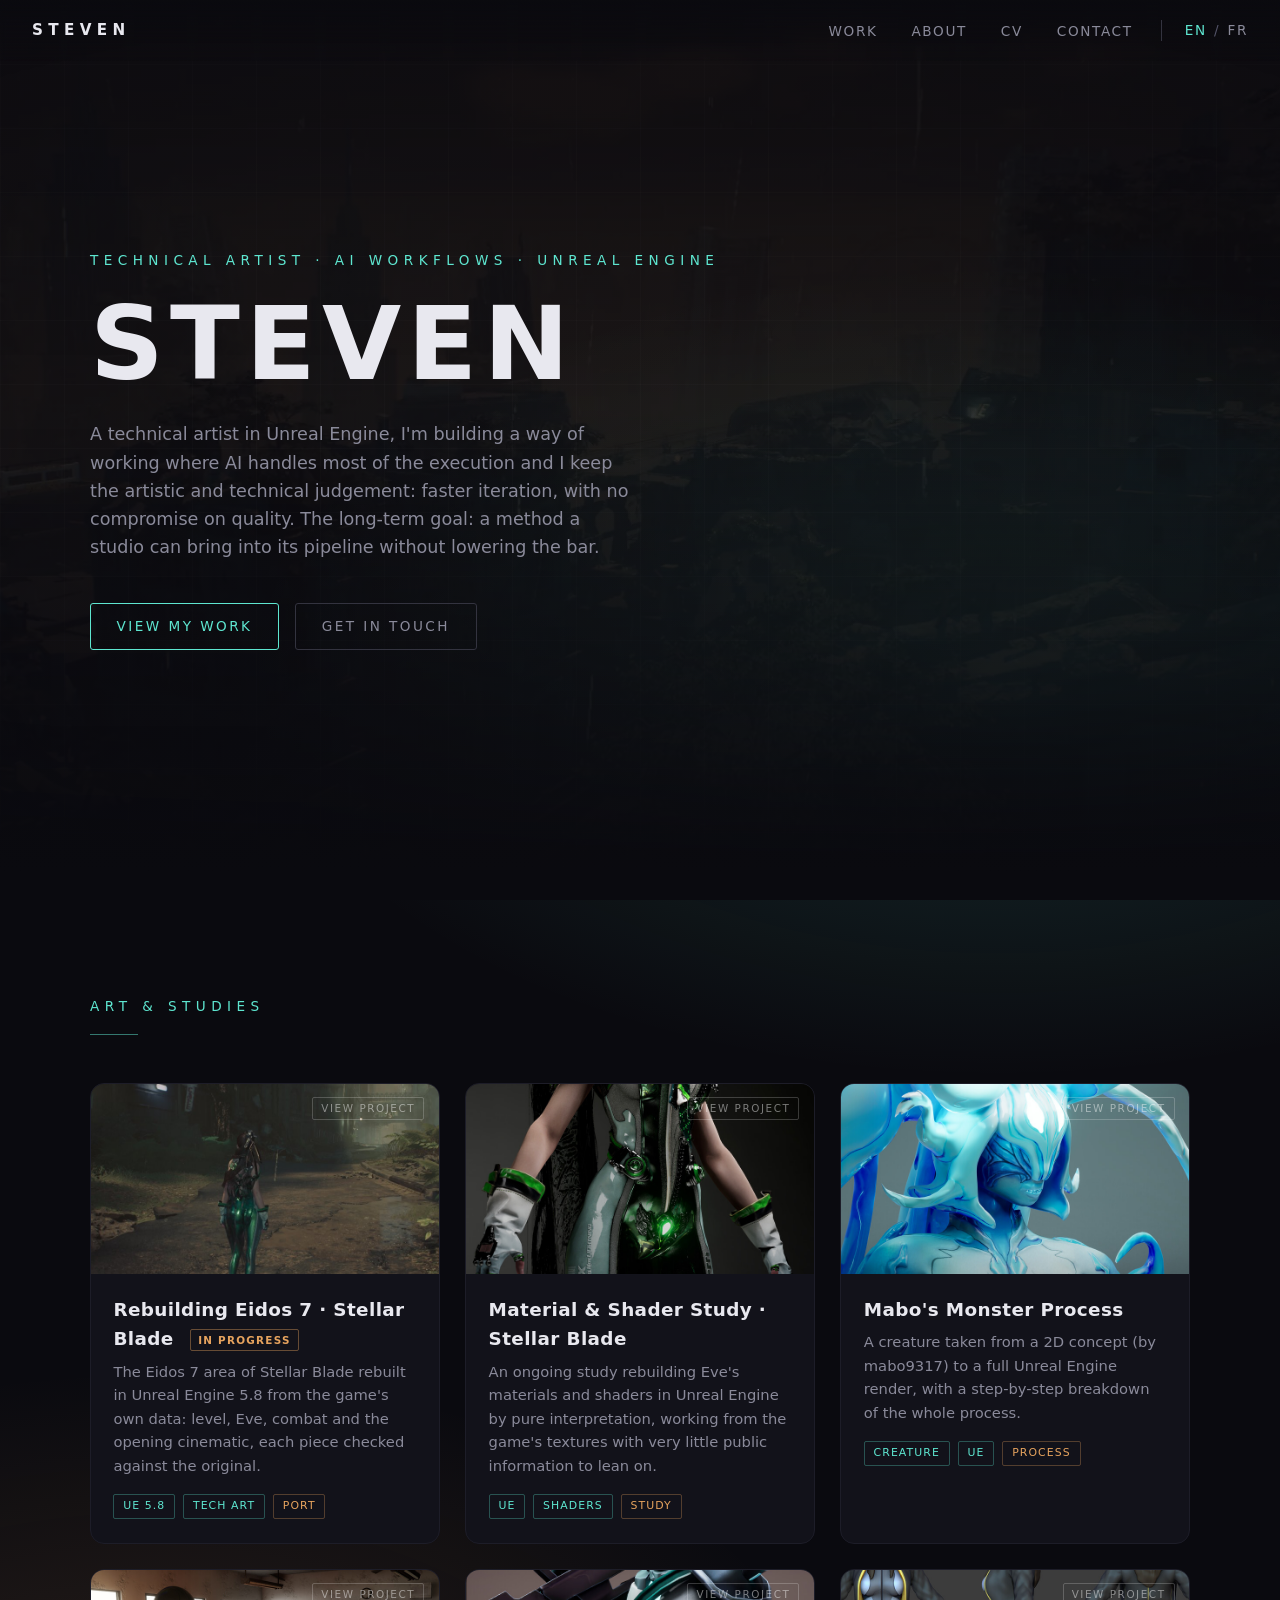
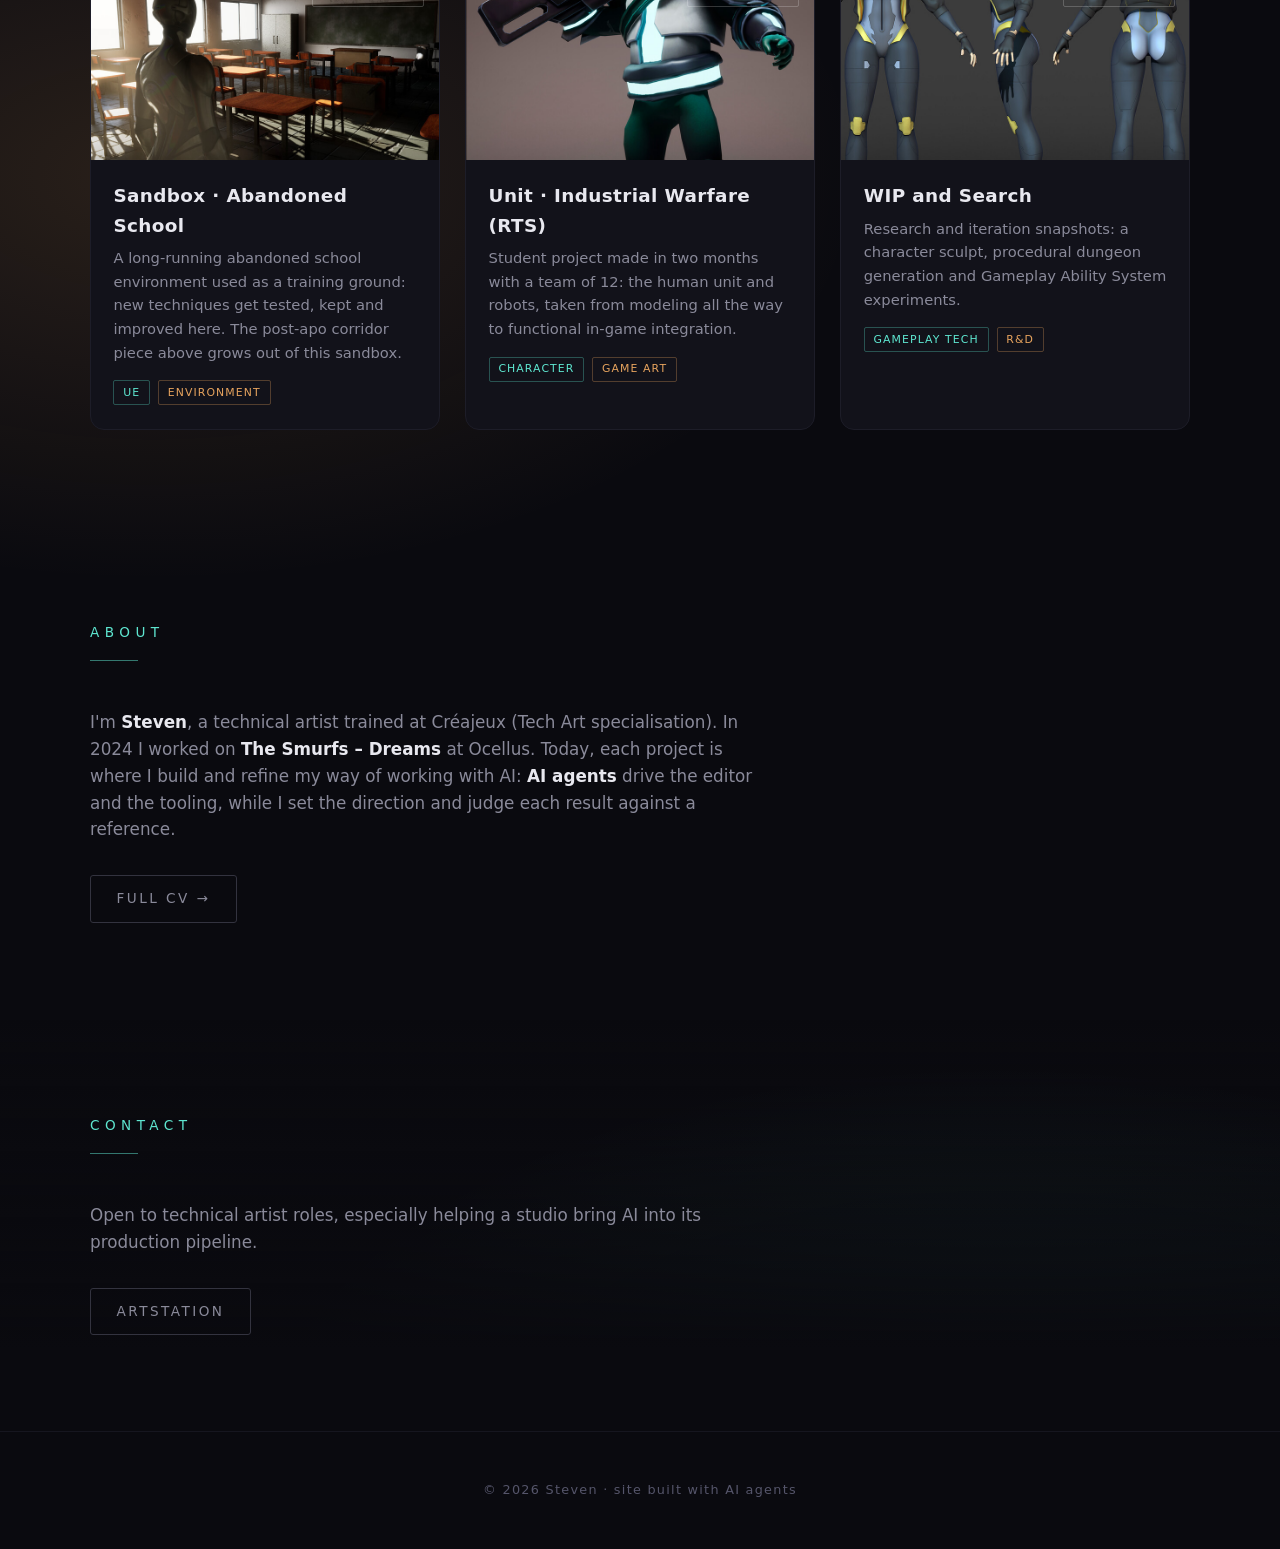
<file: index.html>
<!DOCTYPE html>
<html lang="en">
<head>
<meta charset="UTF-8">
<meta name="viewport" content="width=device-width, initial-scale=1.0">
<!-- Hors moteurs de recherche tant que l'identité publique n'est pas tranchée.
     Retirer cette ligne (ici + dans work/*.html) le jour où on veut être indexé. -->
<meta name="robots" content="noindex, nofollow">
<title data-fr="Steven · Technical Artist · Workflows IA">Steven · Technical Artist · AI Workflows</title>
<meta name="description" content="Steven, technical artist working in Unreal Engine: materials, levels, characters and cinematics, built with AI-assisted, verification-driven workflows.">
<!-- Design system : la DA vit dans theme/tokens.css, les composants dans theme/theme.css.
     Doc : docs/THEME.md — cette page ne porte plus AUCUN style.
     Bilingue EN/FR : theme/i18n.js + convention <span lang="en">…</span><span lang="fr">…</span>
     (docs/GUIDE_POSTS.md §8). -->
<link rel="stylesheet" href="theme/tokens.css">
<link rel="stylesheet" href="theme/theme.css">
<script src="theme/i18n.js"></script>
</head>
<body>

<nav class="nav-home">
  <div class="logo">Steven</div>
  <div class="links">
    <a href="#art"><span lang="en">Work</span><span lang="fr">Projets</span></a>
    <a href="#about"><span lang="en">About</span><span lang="fr">À propos</span></a>
    <a href="cv.html">CV</a>
    <a href="#contact">Contact</a>
  </div>
</nav>

<header class="hero-home">
  <div class="hero-slides" id="heroSlides" aria-hidden="true"></div>
  <div class="hero-inner">
    <div class="hero-kicker"><span lang="en">Technical Artist · AI Workflows · Unreal Engine</span><span lang="fr">Technical Artist · Workflows IA · Unreal Engine</span></div>
    <h1>Steven</h1>
    <p class="hero-sub">
      <span lang="en">A technical artist in Unreal Engine, I'm building a way of working where AI
      handles most of the execution and I keep the artistic and technical judgement: faster
      iteration, with no compromise on quality. The long-term goal: a method a studio can bring
      into its pipeline without lowering the bar.</span>
      <span lang="fr">Technical artist sur Unreal Engine, je construis une façon de travailler où l'IA
      prend en charge le gros de l'exécution et où je garde le jugement artistique et technique&nbsp;:
      itérer plus vite, sans rien lâcher sur la qualité. Le but, à terme&nbsp;: une méthode qu'un studio
      puisse intégrer à son pipeline sans baisser son niveau d'exigence.</span>
    </p>
    <div class="hero-cta">
      <a class="btn" href="#art"><span lang="en">View my work</span><span lang="fr">Voir mes projets</span></a>
      <a class="btn ghost" href="#contact"><span lang="en">Get in touch</span><span lang="fr">Me contacter</span></a>
    </div>
  </div>
</header>

<section id="art">
  <div class="inner">
    <div class="section-title"><span lang="en">Art &amp; Studies</span><span lang="fr">Art &amp; études</span></div>
    <div class="grid">

      <a class="card" href="work/stellar-blade-eidos-port.html">
        <div class="thumb"><img src="assets/as-stellar-blade-eidos-port.jpg" alt="Eve walking down an Eidos 7 street in the Unreal Engine 5.8 port" data-fr-alt="Eve marchant dans une rue d'Eidos 7, dans le portage sous Unreal Engine 5.8"><span class="ph"><span lang="en">View project</span><span lang="fr">Voir le projet</span></span></div>
        <div class="body">
          <h3><span lang="en">Rebuilding Eidos 7 · Stellar Blade</span><span lang="fr">Reconstruire Eidos 7 · Stellar Blade</span> <span class="wip"><span lang="en">In progress</span><span lang="fr">En cours</span></span></h3>
          <p><span lang="en">The Eidos 7 area of Stellar Blade rebuilt in Unreal Engine 5.8 from the
             game's own data: level, Eve, combat and the opening cinematic, each piece
             checked against the original.</span>
             <span lang="fr">La zone d'Eidos 7 de Stellar Blade reconstruite dans Unreal Engine 5.8 à partir
             des données du jeu lui-même&nbsp;: niveau, Eve, combat et cinématique d'ouverture, chaque
             élément vérifié face à l'original.</span></p>
          <div class="tags"><span class="tag">UE 5.8</span><span class="tag">Tech Art</span><span class="tag warm"><span lang="en">Port</span><span lang="fr">Portage</span></span></div>
        </div>
      </a>

      <a class="card" href="work/material-shader-study.html">
        <div class="thumb"><img src="assets/as-shader.jpg" alt="Material and shader study on Eve from Stellar Blade" data-fr-alt="Étude de matériaux et de shaders sur Eve, de Stellar Blade"><span class="ph"><span lang="en">View project</span><span lang="fr">Voir le projet</span></span></div>
        <div class="body">
          <h3><span lang="en">Material &amp; Shader Study · Stellar Blade</span><span lang="fr">Étude de matériaux et de shaders · Stellar Blade</span></h3>
          <p><span lang="en">An ongoing study rebuilding Eve's materials and shaders in Unreal Engine by
             pure interpretation, working from the game's textures with very little
             public information to lean on.</span>
             <span lang="fr">Une étude en cours qui reconstruit les matériaux et les shaders d'Eve dans
             Unreal Engine par pure interprétation, à partir des textures du jeu et avec très peu
             d'informations publiques sur lesquelles s'appuyer.</span></p>
          <div class="tags"><span class="tag">UE</span><span class="tag">Shaders</span><span class="tag warm"><span lang="en">Study</span><span lang="fr">Étude</span></span></div>
        </div>
      </a>

      <a class="card" href="work/mabos-monster-process.html">
        <div class="thumb"><img src="assets/as-monster.jpg" alt="Mabo's monster rendered in Unreal Engine" data-fr-alt="Le monstre de Mabo, rendu dans Unreal Engine"><span class="ph"><span lang="en">View project</span><span lang="fr">Voir le projet</span></span></div>
        <div class="body">
          <h3><span lang="en">Mabo's Monster Process</span><span lang="fr">Le monstre de Mabo · Process</span></h3>
          <p><span lang="en">A creature taken from a 2D concept (by mabo9317) to a full Unreal Engine
             render, with a step-by-step breakdown of the whole process.</span>
             <span lang="fr">Une créature menée d'un concept 2D (de mabo9317) jusqu'à un rendu complet dans
             Unreal Engine, avec le détail de chaque étape du process.</span></p>
          <div class="tags"><span class="tag"><span lang="en">Creature</span><span lang="fr">Créature</span></span><span class="tag">UE</span><span class="tag warm">Process</span></div>
        </div>
      </a>

      <a class="card" href="work/sandbox-abandoned-school.html">
        <div class="thumb"><img src="assets/as-school.jpg" alt="Abandoned school sandbox environment" data-fr-alt="Environnement sandbox de l'école abandonnée"><span class="ph"><span lang="en">View project</span><span lang="fr">Voir le projet</span></span></div>
        <div class="body">
          <h3><span lang="en">Sandbox · Abandoned School</span><span lang="fr">Sandbox · École abandonnée</span></h3>
          <p><span lang="en">A long-running abandoned school environment used as a training ground:
             new techniques get tested, kept and improved here. The post-apo corridor
             piece above grows out of this sandbox.</span>
             <span lang="fr">Un environnement d'école abandonnée au long cours, qui me sert de terrain
             d'entraînement&nbsp;: les nouvelles techniques y sont testées, gardées et améliorées. La
             pièce du couloir post-apo, plus haut, est née de cette sandbox.</span></p>
          <div class="tags"><span class="tag">UE</span><span class="tag warm"><span lang="en">Environment</span><span lang="fr">Environnement</span></span></div>
        </div>
      </a>

      <a class="card" href="work/unit-industrial-warfare.html">
        <div class="thumb"><img src="assets/as-rts.jpg" alt="Human unit from the RTS game Industrial Warfare" data-fr-alt="Unité humaine du jeu de stratégie (RTS) Industrial Warfare"><span class="ph"><span lang="en">View project</span><span lang="fr">Voir le projet</span></span></div>
        <div class="body">
          <h3><span lang="en">Unit · Industrial Warfare (RTS)</span><span lang="fr">Unité · Industrial Warfare (RTS)</span></h3>
          <p><span lang="en">Student project made in two months with a team of 12: the human unit and
             robots, taken from modeling all the way to functional in-game integration.</span>
             <span lang="fr">Projet étudiant réalisé en deux mois dans une équipe de 12&nbsp;: l'unité humaine
             et les robots, de la modélisation jusqu'à l'intégration fonctionnelle en jeu.</span></p>
          <div class="tags"><span class="tag"><span lang="en">Character</span><span lang="fr">Personnage</span></span><span class="tag warm">Game Art</span></div>
        </div>
      </a>

      <a class="card" href="work/wip-and-search.html">
        <div class="thumb"><img src="assets/as-search.jpg" alt="Look development and research work in progress" data-fr-alt="Travaux de look development et de recherche en cours"><span class="ph"><span lang="en">View project</span><span lang="fr">Voir le projet</span></span></div>
        <div class="body">
          <h3><span lang="en">WIP and Search</span><span lang="fr">WIP et recherches</span></h3>
          <p><span lang="en">Research and iteration snapshots: a character sculpt, procedural dungeon
             generation and Gameplay Ability System experiments.</span>
             <span lang="fr">Instantanés de recherche et d'itération&nbsp;: une sculpture de personnage, de la
             génération procédurale de donjons et des expériences avec le Gameplay Ability System.</span></p>
          <div class="tags"><span class="tag">Gameplay Tech</span><span class="tag warm">R&amp;D</span></div>
        </div>
      </a>

    </div>
  </div>
</section>

<section id="about">
  <div class="inner">
    <div class="section-title"><span lang="en">About</span><span lang="fr">À propos</span></div>
    <!-- Résumé seulement : le CV complet vit sur cv.html (source unique, 29/10/2026). Le parcours façon CV
         du 27/10 y a déménagé ; ne pas le recopier ici. Styles : theme.css §6 .about-more -->
    <p class="about-text">
      <span lang="en">I'm <strong>Steven</strong>, a technical artist trained at Créajeux (Tech Art
      specialisation). In 2024 I worked on <strong>The Smurfs – Dreams</strong> at Ocellus. Today, each
      project is where I build and refine my way of working with AI: <strong>AI agents</strong> drive
      the editor and the tooling, while I set the direction and judge each result against a reference.</span>
      <span lang="fr">Je suis <strong>Steven</strong>, technical artist formé à Créajeux (spécialité Tech
      Art). En 2024, j'ai travaillé sur <strong>Les Schtroumpfs&nbsp;: L'Épopée des rêves</strong> chez
      Ocellus. Aujourd'hui, chaque projet me sert à construire et affiner ma façon de travailler avec
      l'IA&nbsp;: des <strong>agents IA</strong> pilotent l'éditeur et les outils, tandis que je fixe la
      direction et juge chaque résultat face à une référence.</span>
    </p>

    <div class="about-more">
      <a class="btn ghost" href="cv.html"><span lang="en">Full CV →</span><span lang="fr">CV complet →</span></a>
    </div>
  </div>
</section>

<section id="contact">
  <div class="inner">
    <div class="section-title">Contact</div>
    <p class="about-text"><span lang="en">Open to technical artist roles, especially helping a studio bring AI into its production pipeline.</span><span lang="fr">Ouvert aux postes de technical artist, notamment pour aider un studio à intégrer l'IA à son pipeline de production.</span></p>
    <div class="contact-links">
      <!-- GitHub + Email retirés : boutons morts (href="#"). À rebrancher quand l'alias
           email pseudo et l'exposition du compte GitHub seront tranchés. -->
      <a class="btn ghost" href="https://www.artstation.com/steven_minvielle" target="_blank" rel="noopener">ArtStation</a>
    </div>
  </div>
</section>

<footer>
  © 2026 Steven · <span lang="en">site built with AI agents</span><span lang="fr">site réalisé avec des agents IA</span>
</footer>

<script>
  // Donnée de page : les visuels du diaporama du hero (le comportement vit dans theme/site.js)
  window.HERO_SLIDES = [
    'assets/stellar-blade-eidos-port/cover.webp',
    'assets/material-shader-study/01.webp',
    'assets/mabos-monster-process/01.jpg',
    'assets/sandbox-abandoned-school/03.jpg',
    'assets/unit-industrial-warfare/cover.jpg',
    'assets/wip-and-search/cover.jpg',
  ];
</script>
<script src="theme/site.js"></script>
<script src="theme/devpanel.js"></script>

</body>
</html>
</file>
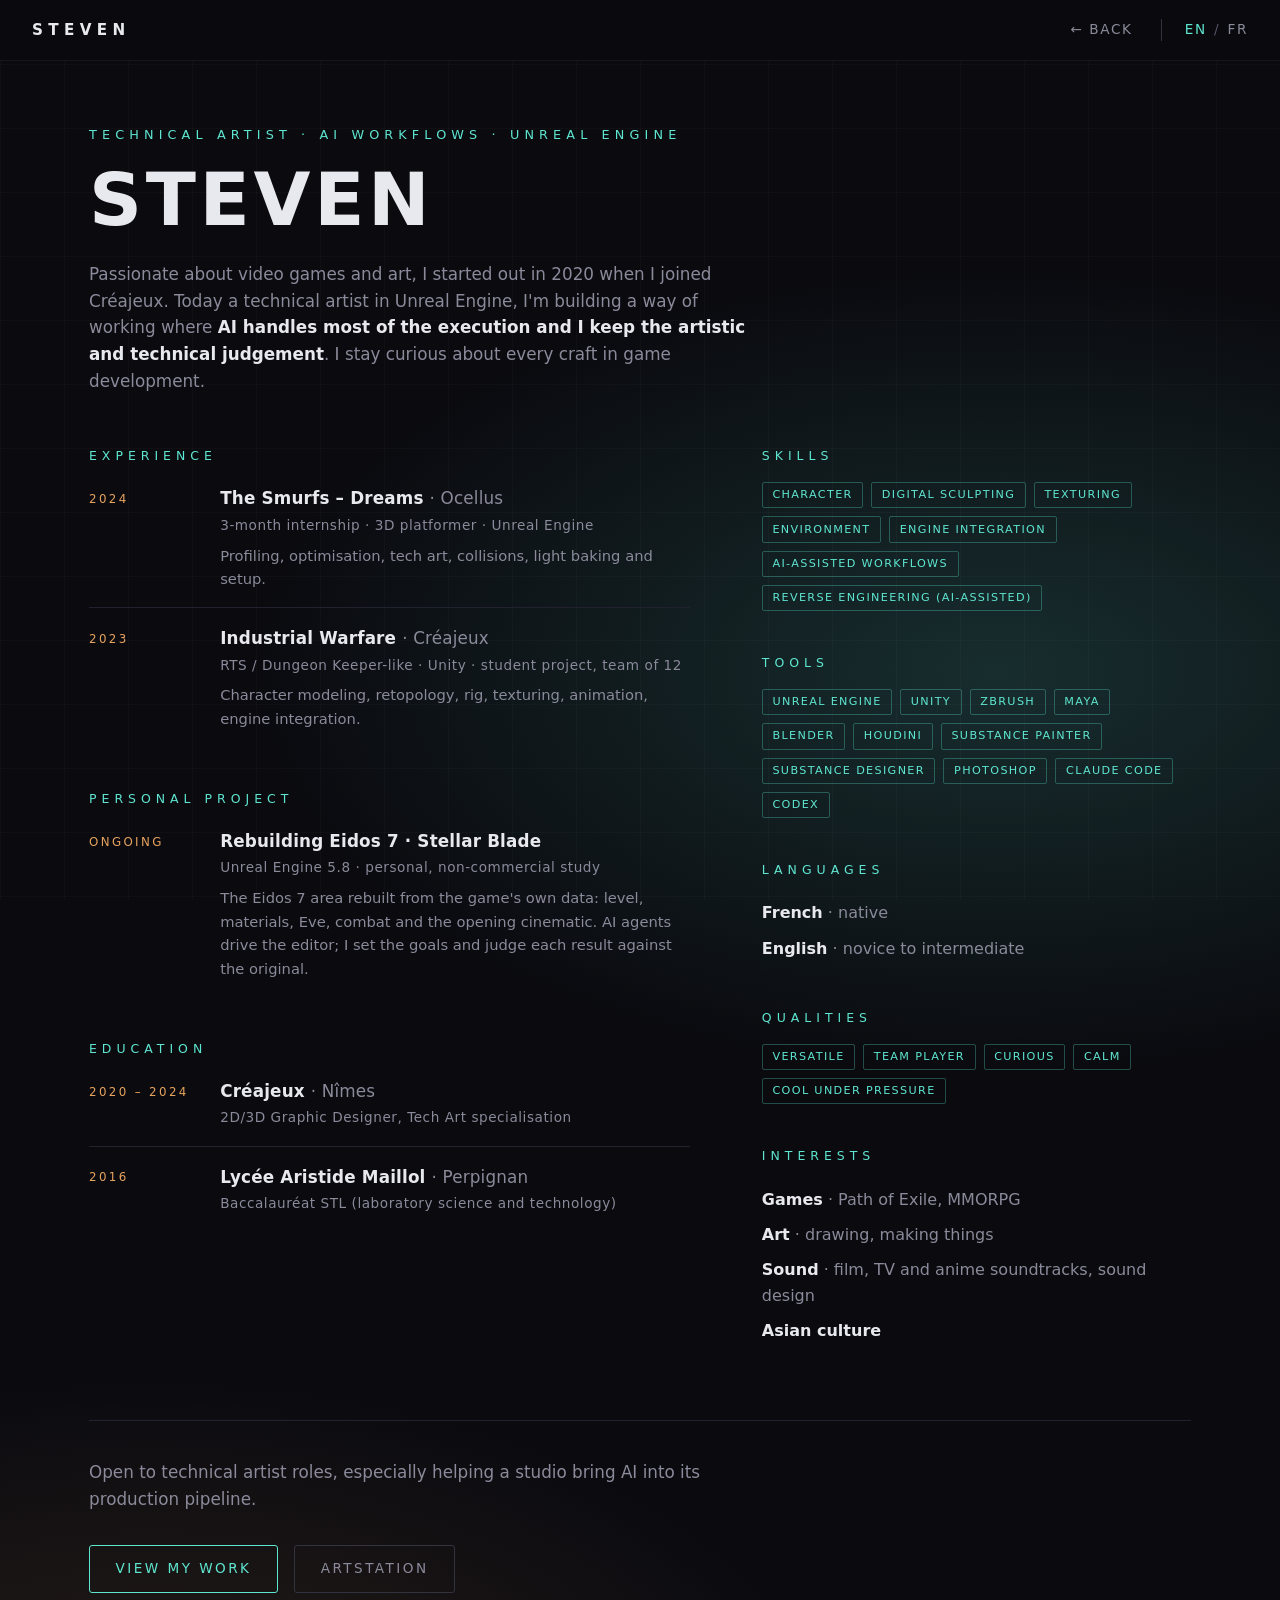
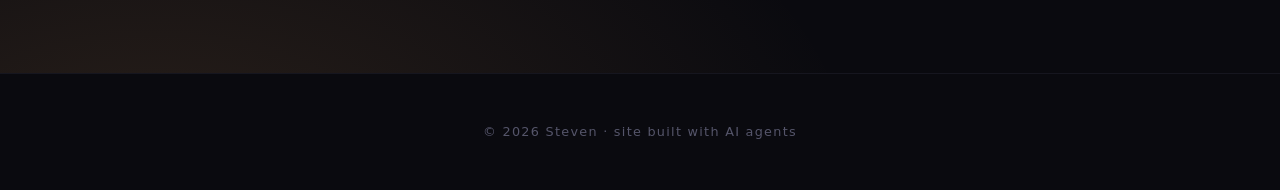
<file: cv.html>
<!DOCTYPE html>
<html lang="en">
<head>
<meta charset="UTF-8">
<meta name="viewport" content="width=device-width, initial-scale=1.0">
<meta name="robots" content="noindex, nofollow">
<title data-fr="CV · Steven · Technical Artist">CV · Steven · Technical Artist</title>
<!-- CV complet (29/10/2026, demande de Steven), d'après le CV PDF du 07/10/2026 adapté à la DA du site.
     SOURCE UNIQUE du CV : l'accueil (#about) n'en garde qu'un résumé et renvoie ici ; le PDF de candidature est
     tiré de cette page par docs/candidature/render_cv.py, qui y ajoute les coordonnées privées.
     Page publique : prénom seul, ni photo, ni téléphone, ni email, ni ville (choix de Steven du 29/10).
     Les commentaires-marqueurs « cv:nom » (autour du prénom) et « cv:contact » servent au PDF : ne pas les retirer. -->
<link rel="stylesheet" href="theme/tokens.css">
<link rel="stylesheet" href="theme/theme.css">
<script src="theme/i18n.js"></script>
</head>
<body>

<nav class="nav-page">
  <a class="logo" href="index.html">Steven</a>
  <a class="back" href="index.html#about"><span lang="en">← Back</span><span lang="fr">← Retour</span></a>
</nav>

<main class="page page-wide cv-page">

  <header class="cv-head">
    <div class="kicker"><span lang="en">Technical Artist · AI Workflows · Unreal Engine</span><span lang="fr">Technical Artist · Workflows IA · Unreal Engine</span></div>
    <h1><!--cv:nom-->Steven<!--/cv:nom--></h1>
    <!--cv:contact-->
    <p class="about-text cv-profile">
      <span lang="en">Passionate about video games and art, I started out in 2020 when I joined Créajeux. Today a
      technical artist in Unreal Engine, I'm building a way of working where <strong>AI handles most of the
      execution and I keep the artistic and technical judgement</strong>. I stay curious about every craft in
      game development.</span>
      <span lang="fr">Passionné de jeux vidéo et d'art, je me suis lancé en 2020 en entrant à Créajeux.
      Aujourd'hui technical artist sur Unreal Engine, je construis une façon de travailler où <strong>l'IA prend
      en charge le gros de l'exécution et où je garde le jugement artistique et technique</strong>. Je reste
      curieux de tous les métiers du jeu vidéo.</span>
    </p>
  </header>

  <div class="cv">
    <div class="cv-col">
      <section class="cv-block">
        <h3 class="cv-h"><span lang="en">Experience</span><span lang="fr">Expérience</span></h3>
        <div class="cv-item">
          <div class="cv-when">2024</div>
          <div class="cv-what">
            <h4><span lang="en">The Smurfs – Dreams</span><span lang="fr">Les Schtroumpfs&nbsp;: L'Épopée des rêves</span> <span class="cv-org">· Ocellus</span></h4>
            <div class="cv-sub"><span lang="en">3-month internship · 3D platformer · Unreal Engine</span><span lang="fr">Stage de 3 mois · Jeu de plateforme 3D · Unreal Engine</span></div>
            <p><span lang="en">Profiling, optimisation, tech art, collisions, light baking and setup.</span><span lang="fr">Profiling, optimisation, tech art, collisions, bake et réglage des lumières.</span></p>
          </div>
        </div>
        <div class="cv-item">
          <div class="cv-when">2023</div>
          <div class="cv-what">
            <h4><a href="work/unit-industrial-warfare.html">Industrial Warfare</a> <span class="cv-org">· Créajeux</span></h4>
            <div class="cv-sub"><span lang="en">RTS / Dungeon Keeper-like · Unity · student project, team of 12</span><span lang="fr">RTS façon Dungeon Keeper · Unity · projet étudiant, équipe de 12</span></div>
            <p><span lang="en">Character modeling, retopology, rig, texturing, animation, engine integration.</span><span lang="fr">Modélisation de personnages, retopologie, rig, texture, animation, intégration moteur.</span></p>
          </div>
        </div>
      </section>
      <section class="cv-block">
        <h3 class="cv-h"><span lang="en">Personal project</span><span lang="fr">Projet personnel</span></h3>
        <div class="cv-item">
          <div class="cv-when"><span lang="en">Ongoing</span><span lang="fr">En cours</span></div>
          <div class="cv-what">
            <h4><a href="work/stellar-blade-eidos-port.html"><span lang="en">Rebuilding Eidos 7 · Stellar Blade</span><span lang="fr">Reconstruire Eidos 7 · Stellar Blade</span></a></h4>
            <div class="cv-sub"><span lang="en">Unreal Engine 5.8 · personal, non-commercial study</span><span lang="fr">Unreal Engine 5.8 · étude personnelle, non commerciale</span></div>
            <p><span lang="en">The Eidos 7 area rebuilt from the game's own data: level, materials, Eve, combat and the
              opening cinematic. AI agents drive the editor; I set the goals and judge each result against the original.</span>
              <span lang="fr">La zone d'Eidos 7 reconstruite à partir des données du jeu&nbsp;: niveau, matériaux, Eve,
              combat et cinématique d'ouverture. Des agents IA pilotent l'éditeur&nbsp;; je fixe les objectifs et juge
              chaque résultat face à l'original.</span></p>
          </div>
        </div>
      </section>
      <section class="cv-block">
        <h3 class="cv-h"><span lang="en">Education</span><span lang="fr">Formation</span></h3>
        <div class="cv-item">
          <div class="cv-when">2020 – 2024</div>
          <div class="cv-what">
            <h4>Créajeux <span class="cv-org">· Nîmes</span></h4>
            <div class="cv-sub"><span lang="en">2D/3D Graphic Designer, Tech Art specialisation</span><span lang="fr">Graphiste 2D/3D, spécialité Tech Art</span></div>
          </div>
        </div>
        <div class="cv-item">
          <div class="cv-when">2016</div>
          <div class="cv-what">
            <h4>Lycée Aristide Maillol <span class="cv-org">· Perpignan</span></h4>
            <div class="cv-sub"><span lang="en">Baccalauréat STL (laboratory science and technology)</span><span lang="fr">Bac STL (sciences et technologies de laboratoire)</span></div>
          </div>
        </div>
      </section>
    </div>

    <div class="cv-col">
      <section class="cv-block">
        <h3 class="cv-h"><span lang="en">Skills</span><span lang="fr">Compétences</span></h3>
        <div class="chips">
          <span class="chip"><span lang="en">Character</span><span lang="fr">Personnage</span></span>
          <span class="chip"><span lang="en">Digital sculpting</span><span lang="fr">Sculpture numérique</span></span>
          <span class="chip">Texturing</span>
          <span class="chip"><span lang="en">Environment</span><span lang="fr">Environnement</span></span>
          <span class="chip"><span lang="en">Engine integration</span><span lang="fr">Intégration moteur</span></span>
          <span class="chip"><span lang="en">AI-assisted workflows</span><span lang="fr">Workflows assistés par IA</span></span>
          <span class="chip"><span lang="en">Reverse engineering (AI-assisted)</span><span lang="fr">Rétro-ingénierie (assistée par IA)</span></span>
        </div>
      </section>
      <section class="cv-block">
        <h3 class="cv-h"><span lang="en">Tools</span><span lang="fr">Outils</span></h3>
        <div class="chips">
          <span class="chip">Unreal Engine</span><span class="chip">Unity</span>
          <span class="chip">ZBrush</span><span class="chip">Maya</span><span class="chip">Blender</span>
          <span class="chip">Houdini</span><span class="chip">Substance Painter</span>
          <span class="chip">Substance Designer</span><span class="chip">Photoshop</span>
          <span class="chip">Claude Code</span><span class="chip">Codex</span>
        </div>
      </section>
      <section class="cv-block">
        <h3 class="cv-h"><span lang="en">Languages</span><span lang="fr">Langues</span></h3>
        <ul class="cv-lang">
          <li><span lang="en"><strong>French</strong> · native</span><span lang="fr"><strong>Français</strong> · langue maternelle</span></li>
          <li><span lang="en"><strong>English</strong> · novice to intermediate</span><span lang="fr"><strong>Anglais</strong> · novice à intermédiaire</span></li>
        </ul>
      </section>
      <section class="cv-block">
        <h3 class="cv-h"><span lang="en">Qualities</span><span lang="fr">Qualités</span></h3>
        <div class="chips">
          <span class="chip"><span lang="en">Versatile</span><span lang="fr">Polyvalent</span></span>
          <span class="chip"><span lang="en">Team player</span><span lang="fr">Esprit d'équipe</span></span>
          <span class="chip"><span lang="en">Curious</span><span lang="fr">Curieux</span></span>
          <span class="chip"><span lang="en">Calm</span><span lang="fr">Calme</span></span>
          <span class="chip"><span lang="en">Cool under pressure</span><span lang="fr">Sang-froid</span></span>
        </div>
      </section>
      <section class="cv-block">
        <h3 class="cv-h"><span lang="en">Interests</span><span lang="fr">Loisirs</span></h3>
        <ul class="cv-lang">
          <li><span lang="en"><strong>Games</strong> · Path of Exile, MMORPG</span><span lang="fr"><strong>Jeux</strong> · Path of Exile, MMORPG</span></li>
          <li><span lang="en"><strong>Art</strong> · drawing, making things</span><span lang="fr"><strong>Art</strong> · dessiner, créer</span></li>
          <li><span lang="en"><strong>Sound</strong> · film, TV and anime soundtracks, sound design</span><span lang="fr"><strong>Son</strong> · musiques de films, séries et anime, sound design</span></li>
          <li><span lang="en"><strong>Asian culture</strong></span><span lang="fr"><strong>Culture asiatique</strong></span></li>
        </ul>
      </section>
    </div>
  </div>

  <section class="cv-contact">
    <p class="about-text"><span lang="en">Open to technical artist roles, especially helping a studio bring AI into its production pipeline.</span><span lang="fr">Ouvert aux postes de technical artist, notamment pour aider un studio à intégrer l'IA à son pipeline de production.</span></p>
    <div class="contact-links">
      <a class="btn" href="index.html#art"><span lang="en">View my work</span><span lang="fr">Voir mes projets</span></a>
      <a class="btn ghost" href="https://www.artstation.com/steven_minvielle" target="_blank" rel="noopener">ArtStation</a>
    </div>
  </section>

</main>

<footer>
  © 2026 Steven · <span lang="en">site built with AI agents</span><span lang="fr">site réalisé avec des agents IA</span>
</footer>

<script src="theme/site.js"></script>
<script src="theme/devpanel.js"></script>
</body>
</html>
</file>
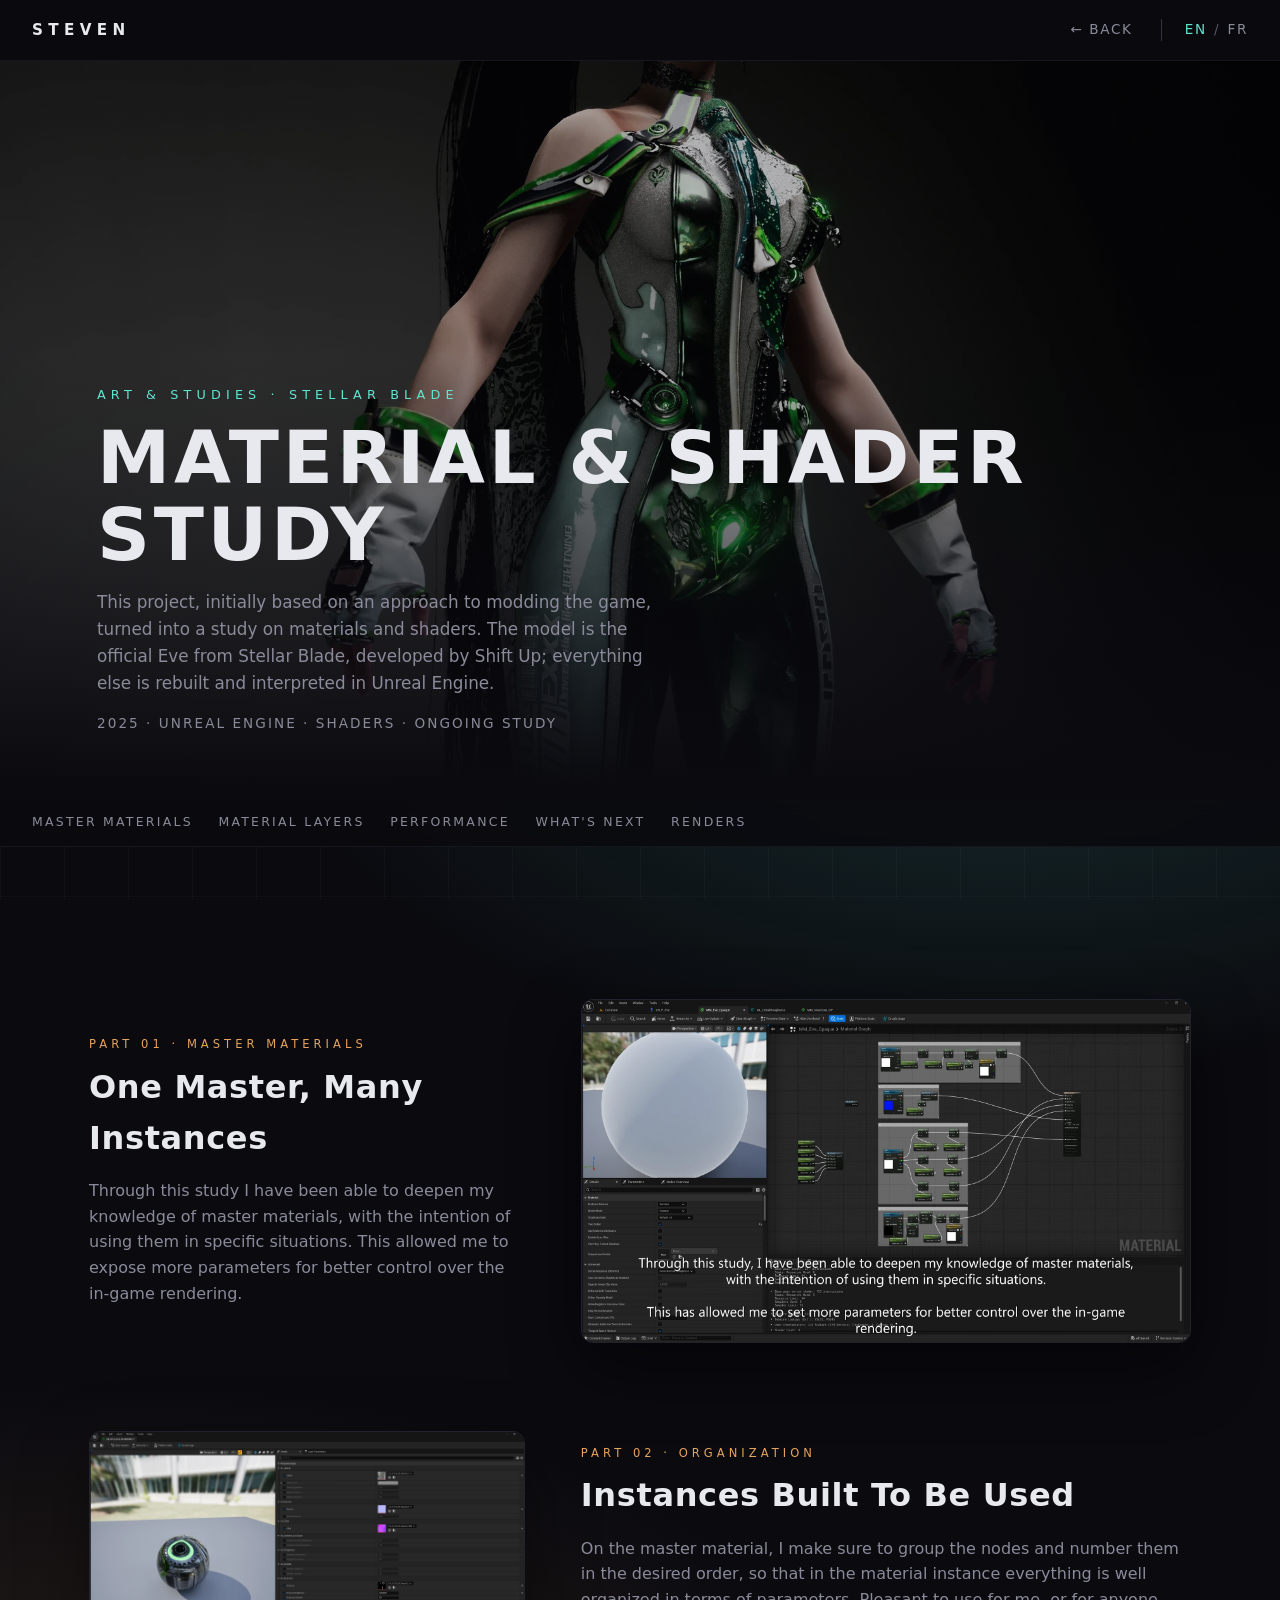
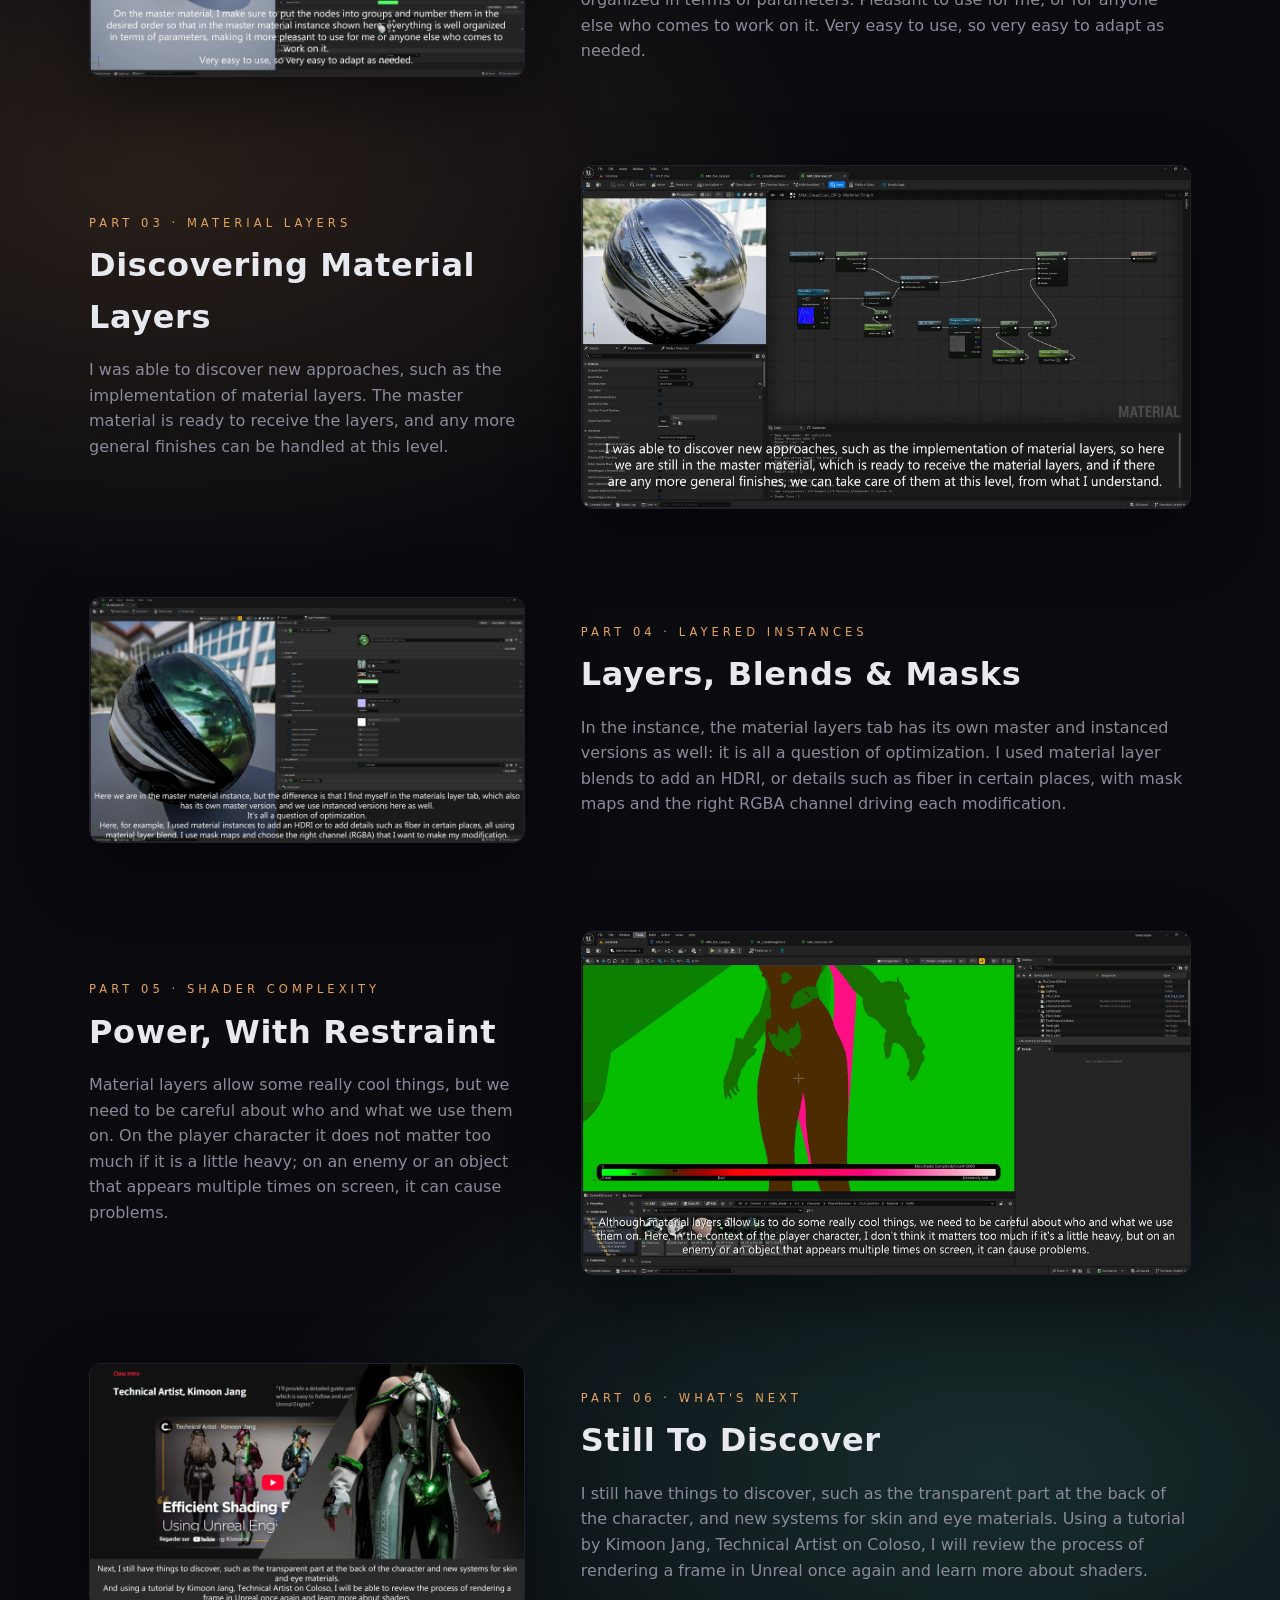
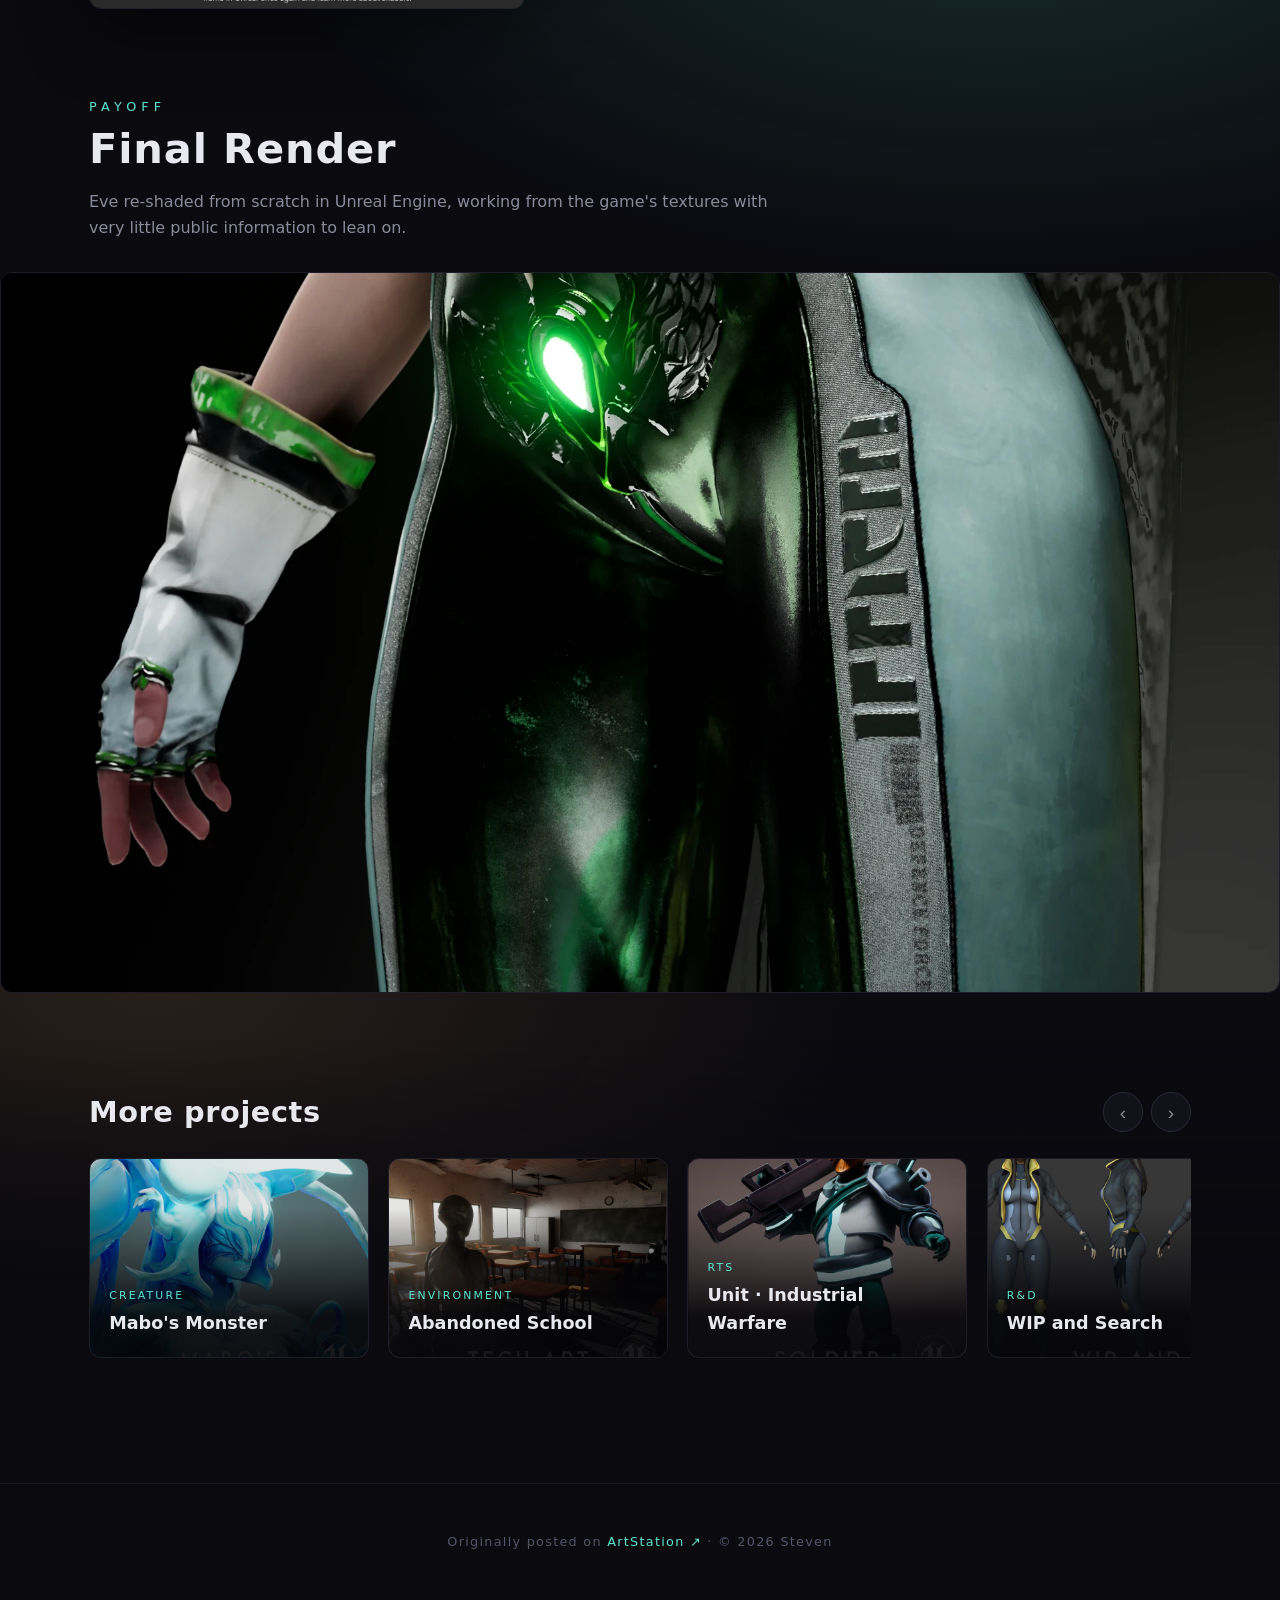
<file: work/material-shader-study.html>
<!DOCTYPE html>
<html lang="en">
<head>
<meta charset="UTF-8">
<meta name="viewport" content="width=device-width, initial-scale=1.0">
<meta name="robots" content="noindex, nofollow">
<title data-fr="Étude de matériaux et de shaders · Stellar Blade · Steven">Material &amp; Shader Study · Stellar Blade · Steven</title>
<link rel="stylesheet" href="../theme/tokens.css">
<link rel="stylesheet" href="../theme/theme.css">
<script src="../theme/i18n.js"></script>
</head>
<body>

<nav class="nav-page">
  <a class="logo" href="../index.html">Steven</a>
  <a class="back" href="../index.html#art"><span lang="en">← Back</span><span lang="fr">← Retour</span></a>
</nav>

<header class="hero-p" style="background-image: url('../assets/material-shader-study/01.webp');">
  <div class="hp-inner">
    <div class="kicker"><span lang="en">Art &amp; Studies · Stellar Blade</span><span lang="fr">Art &amp; études · Stellar Blade</span></div>
    <h1><span lang="en">Material &amp; Shader Study</span><span lang="fr">Étude de matériaux et de shaders</span></h1>
    <p class="hp-sub"><span lang="en">This project, initially based on an approach to modding the game,
       turned into a study on materials and shaders. The model is the official Eve
       from Stellar Blade, developed by Shift Up; everything else is rebuilt and
       interpreted in Unreal Engine.</span>
       <span lang="fr">Ce projet, parti à l'origine d'une approche de modding du jeu, est devenu une
       étude sur les matériaux et les shaders. Le modèle est l'Eve officielle de Stellar Blade, jeu
       développé par Shift Up&nbsp;; tout le reste est reconstruit et interprété dans Unreal Engine.</span></p>
    <div class="meta"><span lang="en">2025 · Unreal Engine · Shaders · Ongoing study</span><span lang="fr">2025 · Unreal Engine · Shaders · Étude en cours</span></div>
  </div>
</header>

<div class="subnav">
  <a href="#master">Master materials</a>
  <a href="#layers">Material layers</a>
  <a href="#perf">Performance</a>
  <a href="#next"><span lang="en">What's next</span><span lang="fr">La suite</span></a>
  <a href="#renders"><span lang="en">Renders</span><span lang="fr">Rendus</span></a>
</div>

<main class="page page-wide">

  <div class="feature" id="master">
    <div class="f-text">
      <div class="f-kicker"><span lang="en">Part 01 · Master materials</span><span lang="fr">Partie 01 · Master materials</span></div>
      <h3 class="f-title"><span lang="en">One Master, Many Instances</span><span lang="fr">Un master, de nombreuses instances</span></h3>
      <p class="f-desc"><span lang="en">Through this study I have been able to deepen my knowledge of
         master materials, with the intention of using them in specific situations.
         This allowed me to expose more parameters for better control over the
         in-game rendering.</span>
         <span lang="fr">Cette étude m'a permis d'approfondir ma connaissance des master materials, avec
         l'intention de les utiliser dans des situations précises. J'ai ainsi pu exposer davantage de
         paramètres pour mieux contrôler le rendu en jeu.</span></p>
    </div>
    <div class="f-media">
      <img src="../assets/material-shader-study/04.webp" alt="Master material graph in Unreal Engine" data-fr-alt="Graphe d'un master material dans Unreal Engine" loading="lazy">
    </div>
  </div>

  <div class="feature flip">
    <div class="f-text">
      <div class="f-kicker"><span lang="en">Part 02 · Organization</span><span lang="fr">Partie 02 · Organisation</span></div>
      <h3 class="f-title"><span lang="en">Instances Built To Be Used</span><span lang="fr">Des instances faites pour servir</span></h3>
      <p class="f-desc"><span lang="en">On the master material, I make sure to group the nodes and
         number them in the desired order, so that in the material instance everything
         is well organized in terms of parameters. Pleasant to use for me, or for
         anyone else who comes to work on it. Very easy to use, so very easy to adapt
         as needed.</span>
         <span lang="fr">Sur le master material, je veille à regrouper les nœuds et à les numéroter dans
         l'ordre voulu, pour que tout soit bien organisé côté paramètres dans la material instance.
         Agréable à utiliser pour moi comme pour quiconque viendra travailler dessus. Très simple à
         utiliser, donc très simple à adapter selon les besoins.</span></p>
    </div>
    <div class="f-media">
      <img src="../assets/material-shader-study/05.webp" alt="Organized material instance parameters" data-fr-alt="Paramètres d'une material instance bien organisés" loading="lazy">
    </div>
  </div>

  <div class="feature" id="layers">
    <div class="f-text">
      <div class="f-kicker"><span lang="en">Part 03 · Material layers</span><span lang="fr">Partie 03 · Material layers</span></div>
      <h3 class="f-title"><span lang="en">Discovering Material Layers</span><span lang="fr">À la découverte des material layers</span></h3>
      <p class="f-desc"><span lang="en">I was able to discover new approaches, such as the
         implementation of material layers. The master material is ready to receive
         the layers, and any more general finishes can be handled at this level.</span>
         <span lang="fr">J'ai pu découvrir de nouvelles approches, comme la mise en place des material
         layers. Le master material est prêt à recevoir les layers, et les finitions plus générales
         peuvent être gérées à ce niveau.</span></p>
    </div>
    <div class="f-media">
      <img src="../assets/material-shader-study/06.webp" alt="Master material ready for material layers" data-fr-alt="Master material prêt à recevoir des material layers" loading="lazy">
    </div>
  </div>

  <div class="feature flip">
    <div class="f-text">
      <div class="f-kicker"><span lang="en">Part 04 · Layered instances</span><span lang="fr">Partie 04 · Instances en layers</span></div>
      <h3 class="f-title"><span lang="en">Layers, Blends &amp; Masks</span><span lang="fr">Layers, blends et masques</span></h3>
      <p class="f-desc"><span lang="en">In the instance, the material layers tab has its own master and
         instanced versions as well: it is all a question of optimization. I used
         material layer blends to add an HDRI, or details such as fiber in certain
         places, with mask maps and the right RGBA channel driving each
         modification.</span>
         <span lang="fr">Dans l'instance, l'onglet des material layers a lui aussi ses propres versions
         master et instanciées&nbsp;: tout est une question d'optimisation. J'ai utilisé des material
         layer blends pour ajouter une HDRI, ou des détails comme de la fibre à certains endroits,
         chaque modification étant pilotée par des mask maps et le bon canal RGBA.</span></p>
    </div>
    <div class="f-media">
      <img src="../assets/material-shader-study/07.webp" alt="Material layers, blends and masks in the instance" data-fr-alt="Material layers, blends et masques dans l'instance" loading="lazy">
    </div>
  </div>

  <div class="feature" id="perf">
    <div class="f-text">
      <div class="f-kicker"><span lang="en">Part 05 · Shader complexity</span><span lang="fr">Partie 05 · Shader complexity</span></div>
      <h3 class="f-title"><span lang="en">Power, With Restraint</span><span lang="fr">De la puissance, avec mesure</span></h3>
      <p class="f-desc"><span lang="en">Material layers allow some really cool things, but we need to
         be careful about who and what we use them on. On the player character it does
         not matter too much if it is a little heavy; on an enemy or an object that
         appears multiple times on screen, it can cause problems.</span>
         <span lang="fr">Les material layers permettent des choses vraiment intéressantes, mais il faut
         faire attention à qui et à quoi on les applique. Sur le personnage joueur, ce n'est pas très
         grave si c'est un peu lourd&nbsp;; sur un ennemi ou un objet qui apparaît plusieurs fois à
         l'écran, cela peut poser problème.</span></p>
    </div>
    <div class="f-media">
      <img src="../assets/material-shader-study/08.webp" alt="Shader complexity view of the character" data-fr-alt="Vue Shader Complexity du personnage" loading="lazy">
    </div>
  </div>

  <div class="feature flip" id="next">
    <div class="f-text">
      <div class="f-kicker"><span lang="en">Part 06 · What's next</span><span lang="fr">Partie 06 · La suite</span></div>
      <h3 class="f-title"><span lang="en">Still To Discover</span><span lang="fr">Encore à découvrir</span></h3>
      <p class="f-desc"><span lang="en">I still have things to discover, such as the transparent part
         at the back of the character, and new systems for skin and eye materials.
         Using a tutorial by Kimoon Jang, Technical Artist on Coloso, I will review
         the process of rendering a frame in Unreal once again and learn more about
         shaders.</span>
         <span lang="fr">Il me reste des choses à découvrir, comme la partie transparente dans le dos du
         personnage, et de nouveaux systèmes pour les matériaux de peau et d'yeux. Avec un tutoriel
         de Kimoon Jang, Technical Artist sur Coloso, je vais revoir une fois de plus le processus de
         rendu d'une image dans Unreal et en apprendre davantage sur les shaders.</span></p>
    </div>
    <div class="f-media">
      <img src="../assets/material-shader-study/09.webp" alt="Next steps and Kimoon Jang tutorial reference" data-fr-alt="Prochaines étapes et référence au tutoriel de Kimoon Jang" loading="lazy">
    </div>
  </div>

  <!-- ============ RENDERS (payoff, en fin de page) ============ -->
  <section class="sec" id="renders">
    <div class="sec-kicker"><span lang="en">Payoff</span><span lang="fr">Résultat</span></div>
    <h2><span lang="en">Final Render</span><span lang="fr">Rendu final</span></h2>
    <p class="sec-desc"><span lang="en">Eve re-shaded from scratch in Unreal Engine, working from the
       game's textures with very little public information to lean on.</span>
       <span lang="fr">Eve, avec des shaders refaits de zéro dans Unreal Engine, à partir des textures du
       jeu et avec très peu d'informations publiques sur lesquelles s'appuyer.</span></p>
  </section>

  <figure class="bleed" style="margin-top:2rem;">
    <img src="../assets/material-shader-study/02.webp" alt="Eve render, materials rebuilt in Unreal Engine" data-fr-alt="Rendu d'Eve, matériaux reconstruits dans Unreal Engine" loading="lazy">
  </figure>

  <a class="next-nav" href="mabos-monster-process.html" style="--nn-bg: url('../assets/as-monster.jpg');">
    <span class="nn-kicker"><span lang="en">Next project</span><span lang="fr">Projet suivant</span></span>
    <span class="nn-title"><span lang="en">Mabo's Monster Process →</span><span lang="fr">Le monstre de Mabo · Process →</span></span>
  </a>

</main>

<footer>
  <span lang="en">Originally posted on</span><span lang="fr">Publié à l'origine sur</span> <a href="https://www.artstation.com/artwork/Nq3nk5" target="_blank" rel="noopener">ArtStation ↗</a> · © 2026 Steven
</footer>

<script src="../theme/site.js"></script>
<script src="../theme/devpanel.js"></script>
</body>
</html>
</file>
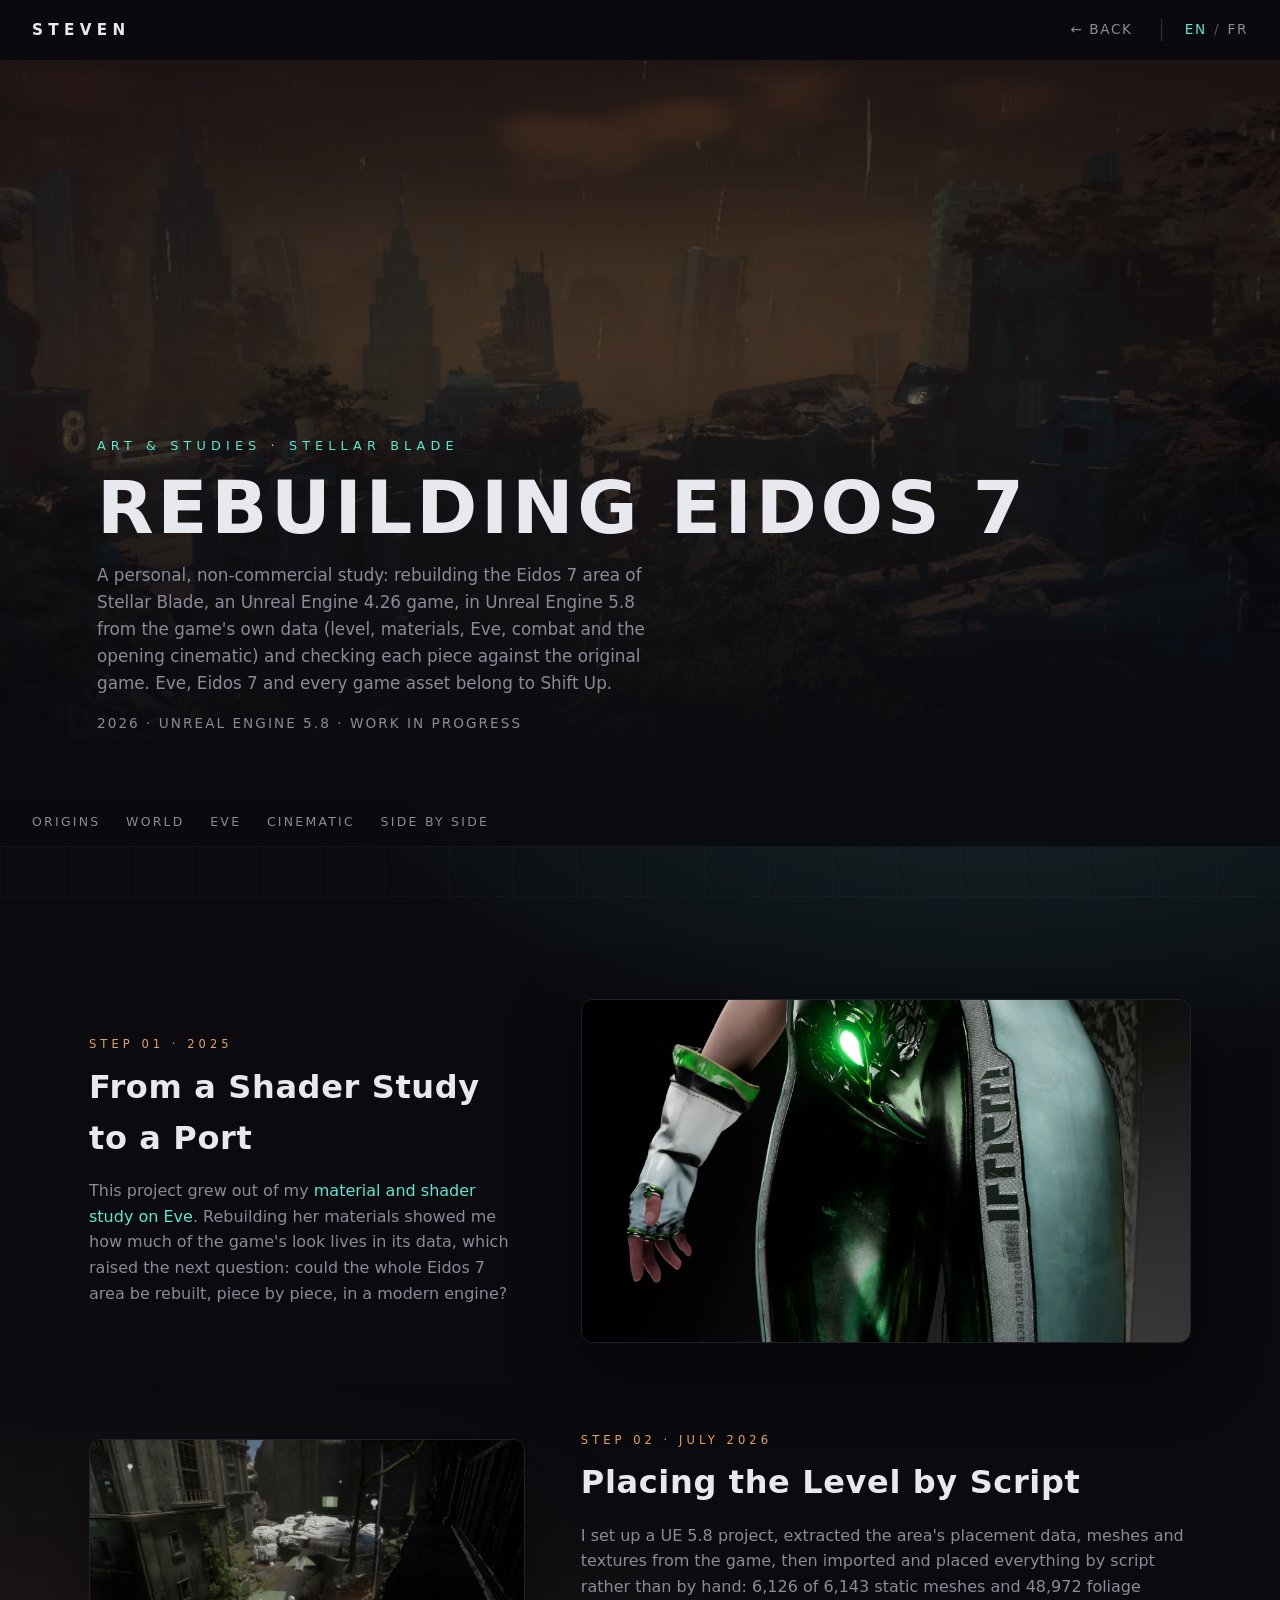
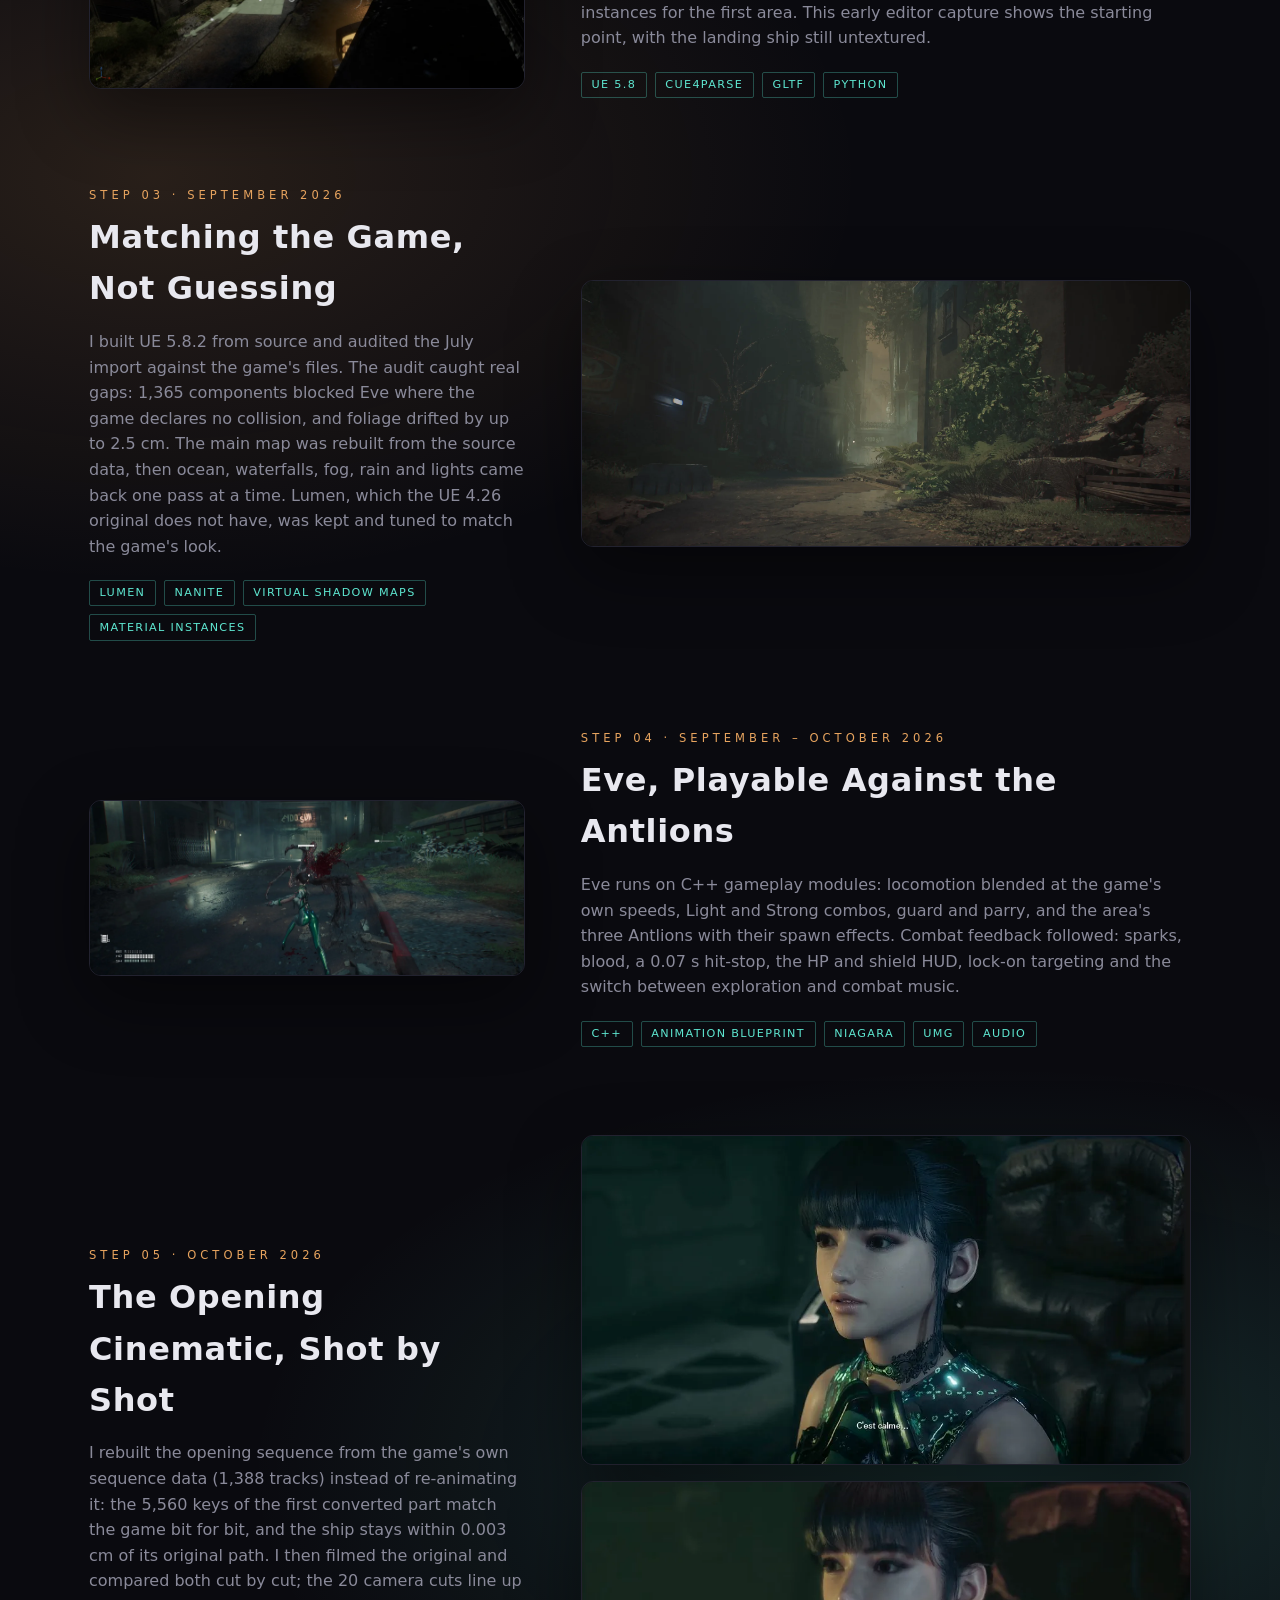
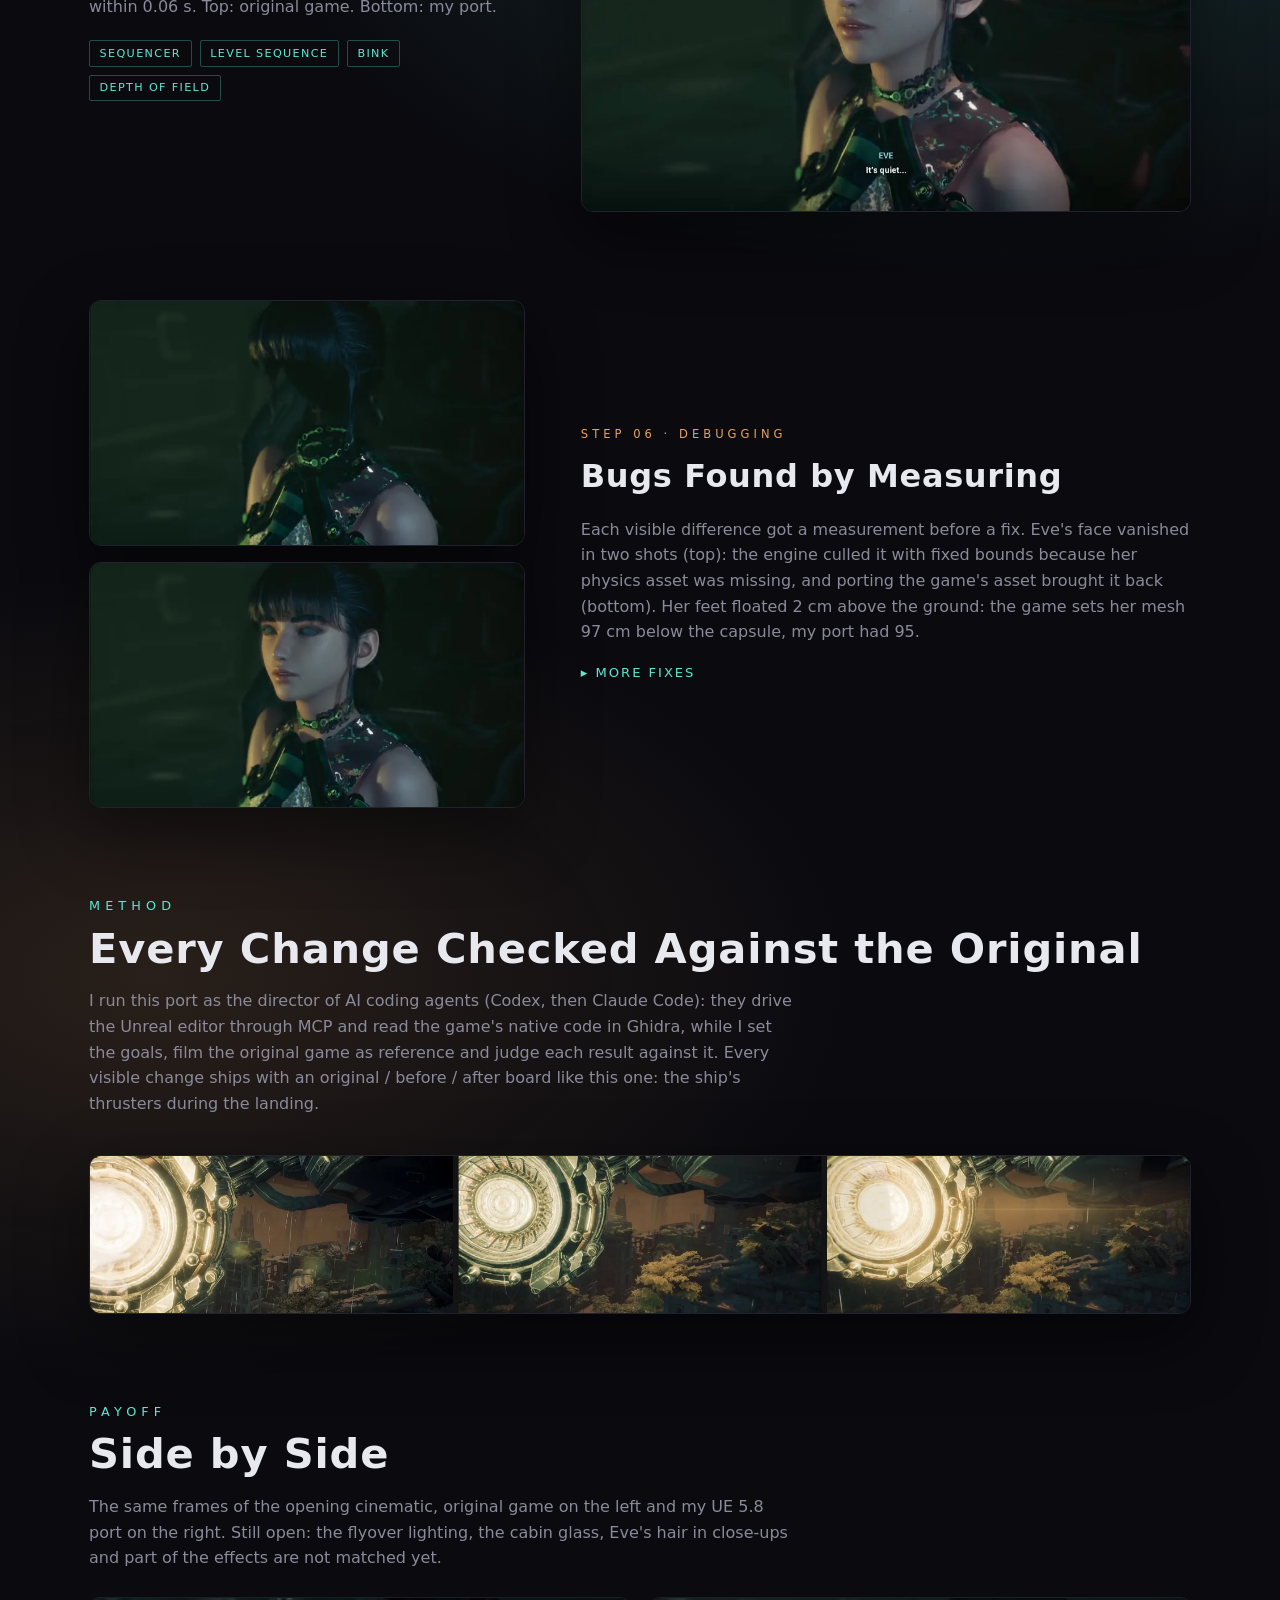
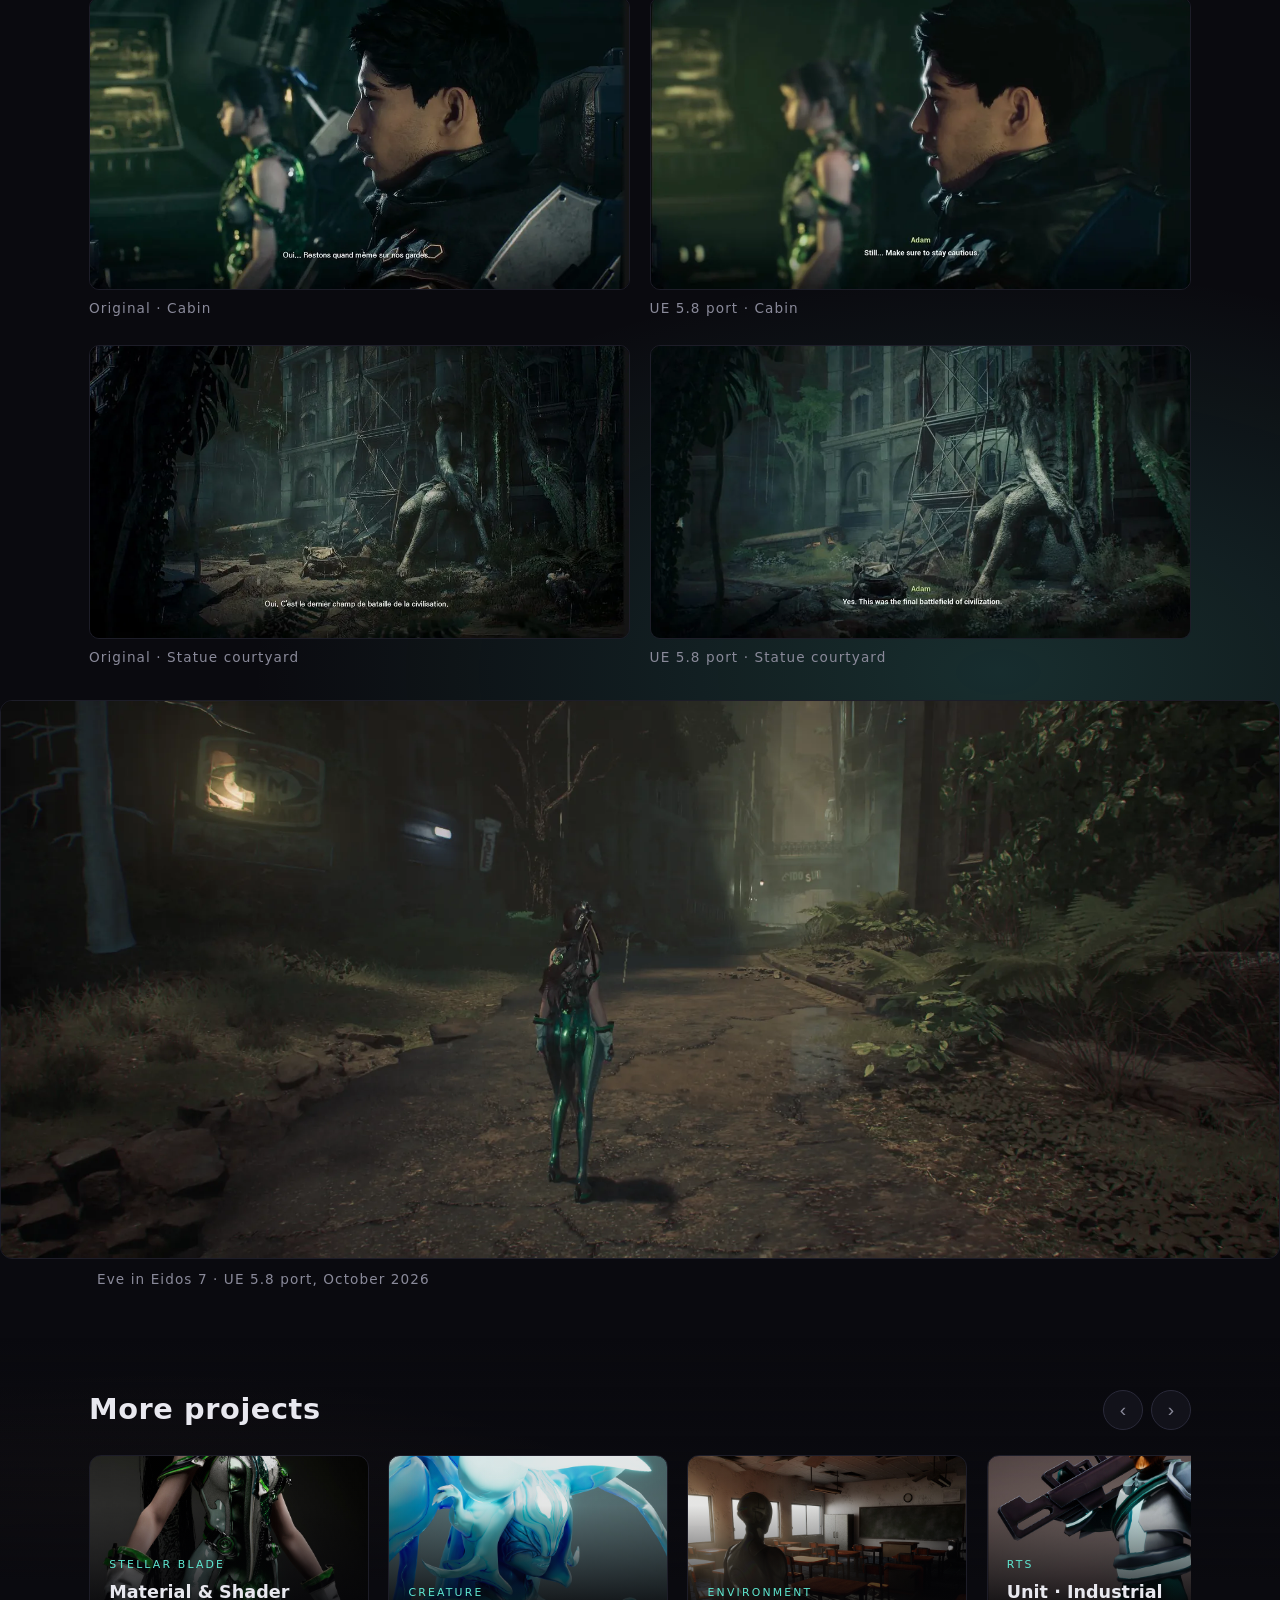
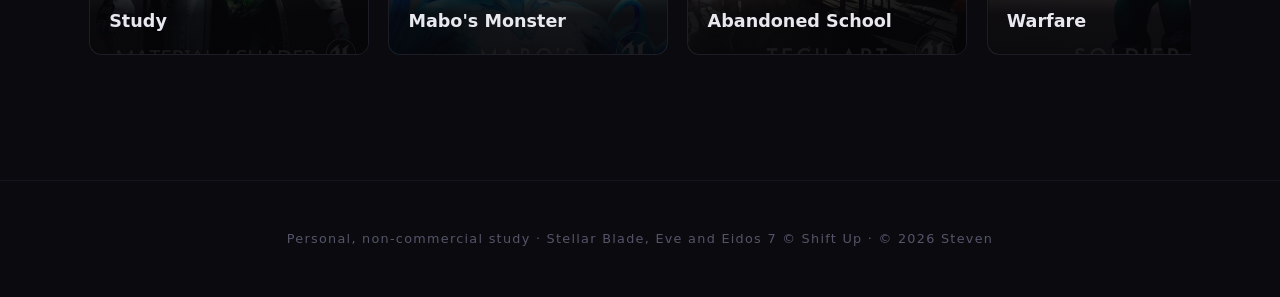
<file: work/stellar-blade-eidos-port.html>
<!DOCTYPE html>
<html lang="en">
<head>
<meta charset="UTF-8">
<meta name="viewport" content="width=device-width, initial-scale=1.0">
<meta name="robots" content="noindex, nofollow">
<title data-fr="Reconstruire Eidos 7 · Stellar Blade · Steven">Rebuilding Eidos 7 · Stellar Blade · Steven</title>
<link rel="stylesheet" href="../theme/tokens.css">
<link rel="stylesheet" href="../theme/theme.css">
<script src="../theme/i18n.js"></script>
</head>
<body>

<nav class="nav-page">
  <a class="logo" href="../index.html">Steven</a>
  <a class="back" href="../index.html#art"><span lang="en">← Back</span><span lang="fr">← Retour</span></a>
</nav>

<header class="hero-p" style="background-image: url('../assets/stellar-blade-eidos-port/cover.webp');">
  <div class="hp-inner">
    <div class="kicker"><span lang="en">Art &amp; Studies · Stellar Blade</span><span lang="fr">Art &amp; études · Stellar Blade</span></div>
    <h1><span lang="en">Rebuilding Eidos 7</span><span lang="fr">Reconstruire Eidos 7</span></h1>
    <p class="hp-sub"><span lang="en">A personal, non-commercial study: rebuilding the Eidos 7 area of
       Stellar Blade, an Unreal Engine 4.26 game, in Unreal Engine 5.8 from the game's own data (level, materials,
       Eve, combat and the opening cinematic) and checking each piece against the
       original game. Eve, Eidos 7 and every game asset belong to Shift Up.</span>
       <span lang="fr">Une étude personnelle et non commerciale&nbsp;: reconstruire la zone d'Eidos 7 de
       Stellar Blade, un jeu sous Unreal Engine 4.26, dans Unreal Engine 5.8 à partir des données du jeu lui-même (niveau, matériaux,
       Eve, combat et cinématique d'ouverture), en vérifiant chaque élément face au jeu original.
       Eve, Eidos 7 et tous les assets du jeu appartiennent à Shift Up.</span></p>
    <div class="meta"><span lang="en">2026 · Unreal Engine 5.8 · Work in progress</span><span lang="fr">2026 · Unreal Engine 5.8 · En cours</span></div>
  </div>
</header>

<div class="subnav">
  <a href="#start"><span lang="en">Origins</span><span lang="fr">Origines</span></a>
  <a href="#world"><span lang="en">World</span><span lang="fr">Le monde</span></a>
  <a href="#eve">Eve</a>
  <a href="#intro"><span lang="en">Cinematic</span><span lang="fr">Cinématique</span></a>
  <a href="#compare"><span lang="en">Side by side</span><span lang="fr">Côte à côte</span></a>
</div>

<main class="page page-wide">

  <div class="feature" id="start">
    <div class="f-text">
      <div class="f-kicker"><span lang="en">Step 01 · 2025</span><span lang="fr">Étape 01 · 2025</span></div>
      <h3 class="f-title"><span lang="en">From a Shader Study to a Port</span><span lang="fr">D'une étude de shaders à un portage</span></h3>
      <p class="f-desc"><span lang="en">This project grew out of my
         <a href="material-shader-study.html">material and shader study on Eve</a>.
         Rebuilding her materials showed me how much of the game's look lives in its
         data, which raised the next question: could the whole Eidos 7 area be rebuilt,
         piece by piece, in a modern engine?</span>
         <span lang="fr">Ce projet est né de mon
         <a href="material-shader-study.html">étude de matériaux et de shaders sur Eve</a>.
         Reconstruire ses matériaux m'a montré à quel point l'apparence du jeu tient dans ses
         données, d'où la question suivante&nbsp;: pouvait-on reconstruire toute la zone d'Eidos 7,
         pièce par pièce, dans un moteur moderne&nbsp;?</span></p>
    </div>
    <div class="f-media">
      <img src="../assets/material-shader-study/02.webp" alt="Eve re-shaded in Unreal Engine during the earlier material study" data-fr-alt="Eve, avec ses shaders refaits dans Unreal Engine lors de l'étude de matériaux précédente" loading="lazy">
    </div>
  </div>

  <div class="feature flip">
    <div class="f-text">
      <div class="f-kicker"><span lang="en">Step 02 · July 2026</span><span lang="fr">Étape 02 · juillet 2026</span></div>
      <h3 class="f-title"><span lang="en">Placing the Level by Script</span><span lang="fr">Placer le niveau par script</span></h3>
      <p class="f-desc"><span lang="en">I set up a UE 5.8 project, extracted the area's placement data,
         meshes and textures from the game, then imported and placed everything by
         script rather than by hand: 6,126 of 6,143 static meshes and 48,972 foliage
         instances for the first area. This early editor capture shows the starting
         point, with the landing ship still untextured.</span>
         <span lang="fr">J'ai monté un projet UE 5.8, extrait du jeu les données de placement, les meshes
         et les textures de la zone, puis tout importé et placé par script plutôt qu'à la main&nbsp;:
         6&nbsp;126 static meshes sur 6&nbsp;143 et 48&nbsp;972 instances de foliage pour la première zone.
         Cette capture de l'éditeur, prise au début, montre le point de départ, avec le vaisseau
         d'atterrissage encore sans textures.</span></p>
      <div class="chips">
        <span class="chip">UE 5.8</span><span class="chip">CUE4Parse</span>
        <span class="chip">glTF</span><span class="chip">Python</span>
      </div>
    </div>
    <div class="f-media">
      <img src="../assets/stellar-blade-eidos-port/01.webp" alt="Early editor capture: Eidos 7 street with the landing ship still untextured" data-fr-alt="Première capture de l'éditeur : une rue d'Eidos 7 avec le vaisseau d'atterrissage encore sans textures" loading="lazy">
    </div>
  </div>

  <div class="feature" id="world">
    <div class="f-text">
      <div class="f-kicker"><span lang="en">Step 03 · September 2026</span><span lang="fr">Étape 03 · septembre 2026</span></div>
      <h3 class="f-title"><span lang="en">Matching the Game, Not Guessing</span><span lang="fr">Coller au jeu, sans deviner</span></h3>
      <p class="f-desc"><span lang="en">I built UE 5.8.2 from source and audited the July import
         against the game's files. The audit caught real gaps: 1,365 components blocked
         Eve where the game declares no collision, and foliage drifted by up to 2.5 cm.
         The main map was rebuilt from the source data, then ocean, waterfalls, fog,
         rain and lights came back one pass at a time. Lumen, which the UE 4.26 original
         does not have, was kept and tuned to match the game's look.</span>
         <span lang="fr">J'ai compilé UE 5.8.2 depuis les sources et audité l'import de juillet par
         rapport aux fichiers du jeu. L'audit a relevé de vrais écarts&nbsp;: 1&nbsp;365 composants
         bloquaient Eve là où le jeu ne déclare aucune collision, et le foliage dérivait jusqu'à
         2,5&nbsp;cm. La carte principale a été reconstruite à partir des données sources, puis
         l'océan, les cascades, le brouillard, la pluie et les lumières sont revenus, une passe
         après l'autre. Lumen, absent de l'original en UE&nbsp;4.26, a été gardé et réglé pour
         retrouver le rendu du jeu.</span></p>
      <div class="chips">
        <span class="chip">Lumen</span><span class="chip">Nanite</span>
        <span class="chip">Virtual Shadow Maps</span><span class="chip">Material instances</span>
      </div>
    </div>
    <div class="f-media">
      <img src="../assets/stellar-blade-eidos-port/02.webp" alt="Eidos 7 alley in the UE 5.8 port, ferns and light shafts in the mist" data-fr-alt="Une ruelle d'Eidos 7 dans le portage UE 5.8, fougères et rayons de lumière dans la brume" loading="lazy">
    </div>
  </div>

  <div class="feature flip" id="eve">
    <div class="f-text">
      <div class="f-kicker"><span lang="en">Step 04 · September – October 2026</span><span lang="fr">Étape 04 · septembre – octobre 2026</span></div>
      <h3 class="f-title"><span lang="en">Eve, Playable Against the Antlions</span><span lang="fr">Eve jouable face aux Antlions</span></h3>
      <p class="f-desc"><span lang="en">Eve runs on C++ gameplay modules: locomotion blended at the
         game's own speeds, Light and Strong combos, guard and parry, and the area's
         three Antlions with their spawn effects. Combat feedback followed: sparks,
         blood, a 0.07 s hit-stop, the HP and shield HUD, lock-on targeting and the
         switch between exploration and combat music.</span>
         <span lang="fr">Eve tourne sur des modules de gameplay en C++&nbsp;: une locomotion qui mélange les
         animations aux vitesses du jeu, les combos légers et puissants, la garde et la parade, et
         les trois Antlions de la zone avec leurs effets d'apparition. Le ressenti du combat a
         suivi&nbsp;: étincelles, sang, un hit-stop de 0,07&nbsp;s, le HUD des PV et du bouclier, le
         verrouillage de cible et la bascule entre musique d'exploration et musique de combat.</span></p>
      <div class="chips">
        <span class="chip">C++</span><span class="chip">Animation Blueprint</span>
        <span class="chip">Niagara</span><span class="chip">UMG</span><span class="chip">Audio</span>
      </div>
    </div>
    <div class="f-media">
      <img src="../assets/stellar-blade-eidos-port/03.webp" alt="Eve landing a critical hit on an Antlion in the Eidos 7 street, with the ported HUD" data-fr-alt="Eve porte un coup critique à un Antlion dans une rue d'Eidos 7, avec le HUD porté" loading="lazy">
    </div>
  </div>

  <div class="feature" id="intro">
    <div class="f-text">
      <div class="f-kicker"><span lang="en">Step 05 · October 2026</span><span lang="fr">Étape 05 · octobre 2026</span></div>
      <h3 class="f-title"><span lang="en">The Opening Cinematic, Shot by Shot</span><span lang="fr">La cinématique d'ouverture, plan par plan</span></h3>
      <p class="f-desc"><span lang="en">I rebuilt the opening sequence from the game's own sequence
         data (1,388 tracks) instead of re-animating it: the 5,560 keys of the first
         converted part match the game bit for bit, and the ship stays within 0.003 cm
         of its original path. I then
         filmed the original and compared both cut by cut; the 20 camera cuts line up
         within 0.06 s. Top: original game. Bottom: my port.</span>
         <span lang="fr">J'ai reconstruit la séquence d'ouverture à partir des données de séquence du jeu
         (1&nbsp;388 pistes) au lieu de la réanimer&nbsp;: les 5&nbsp;560 clés de la première partie
         convertie correspondent au jeu au bit près, et le vaisseau reste à moins de 0,003&nbsp;cm de
         sa trajectoire d'origine. J'ai ensuite filmé l'original et comparé les deux coupe par
         coupe&nbsp;; les 20 changements de caméra s'alignent à 0,06&nbsp;s près. En haut&nbsp;: le jeu
         original. En bas&nbsp;: mon portage.</span></p>
      <div class="chips">
        <span class="chip">Sequencer</span><span class="chip">Level Sequence</span>
        <span class="chip">Bink</span><span class="chip"><span lang="en">Depth of field</span><span lang="fr">Profondeur de champ</span></span>
      </div>
    </div>
    <div class="f-media">
      <div class="m2">
        <img src="../assets/stellar-blade-eidos-port/04-original.webp" alt="Original game: Eve's close-up in the ship cabin" data-fr-alt="Jeu original : gros plan sur Eve dans la cabine du vaisseau" loading="lazy">
        <img src="../assets/stellar-blade-eidos-port/04-port.webp" alt="UE 5.8 port: the same close-up of Eve in the ship cabin" data-fr-alt="Portage UE 5.8 : le même gros plan sur Eve dans la cabine du vaisseau" loading="lazy">
      </div>
    </div>
  </div>

  <div class="feature flip">
    <div class="f-text">
      <div class="f-kicker"><span lang="en">Step 06 · Debugging</span><span lang="fr">Étape 06 · Débogage</span></div>
      <h3 class="f-title"><span lang="en">Bugs Found by Measuring</span><span lang="fr">Des bugs trouvés en mesurant</span></h3>
      <p class="f-desc"><span lang="en">Each visible difference got a measurement before a fix. Eve's
         face vanished in two shots (top): the engine culled it with fixed bounds
         because her physics asset was missing, and porting the game's asset brought it
         back (bottom). Her feet floated 2 cm above the ground: the game sets her mesh
         97 cm below the capsule, my port had 95.</span>
         <span lang="fr">Chaque différence visible a été mesurée avant d'être corrigée. Le visage d'Eve
         disparaissait dans deux plans (en haut)&nbsp;: le moteur l'écartait du rendu avec des bornes
         fixes, faute de physics asset, et porter celui du jeu l'a fait revenir (en bas). Ses pieds
         flottaient à 2&nbsp;cm du sol&nbsp;: le jeu place son mesh 97&nbsp;cm sous la capsule, mon portage
         en avait 95.</span></p>
      <details class="bp">
        <summary><span lang="en">More fixes</span><span lang="fr">Autres corrections</span></summary>
        <p class="f-desc"><span lang="en">A shoulder twisted by 111°: one animation track had been
           filled with the skeleton's reference pose instead of the mesh's. Black bars,
           then a ×1.26 zoom in cinematics: two camera defaults of the game were not
           ported, fixed on 30 cameras. Eve sliding while sprinting backwards in
           lock-on: the sprint branch was not wired into the animation graph.</span>
           <span lang="fr">Une épaule tordue de 111°&nbsp;: une piste d'animation avait été remplie avec la
           pose de référence du squelette au lieu de celle du mesh. Des bandes noires, puis un zoom
           de ×1,26 en cinématique&nbsp;: deux réglages par défaut des caméras du jeu n'avaient pas été
           portés, corrigés sur 30 caméras. Eve qui glissait en sprintant en arrière, verrouillée sur
           une cible&nbsp;: la branche du sprint n'était pas raccordée au graphe d'animation.</span></p>
      </details>
    </div>
    <div class="f-media">
      <div class="m2">
        <img src="../assets/stellar-blade-eidos-port/05-before.webp" alt="Before: Eve's face culled in a cabin shot of the port" data-fr-alt="Avant : le visage d'Eve écarté du rendu dans un plan de cabine du portage" loading="lazy">
        <img src="../assets/stellar-blade-eidos-port/05-after.webp" alt="After: Eve's face rendered once her physics asset was ported" data-fr-alt="Après : le visage d'Eve rendu une fois son physics asset porté" loading="lazy">
      </div>
    </div>
  </div>

  <section class="sec" id="method">
    <div class="sec-kicker"><span lang="en">Method</span><span lang="fr">Méthode</span></div>
    <h2><span lang="en">Every Change Checked Against the Original</span><span lang="fr">Chaque changement vérifié face à l'original</span></h2>
    <p class="sec-desc"><span lang="en">I run this port as the director of AI coding agents (Codex,
       then Claude Code): they drive the Unreal editor through MCP and read the game's
       native code in Ghidra, while I set the goals, film the original game as
       reference and judge each result against it. Every visible change ships with an
       original / before / after board like this one: the ship's thrusters during the
       landing.</span>
       <span lang="fr">Je mène ce portage en dirigeant des agents IA de code (Codex, puis Claude
       Code)&nbsp;: ils pilotent l'éditeur Unreal via MCP et lisent le code natif du jeu dans Ghidra,
       tandis que je fixe les objectifs, filme le jeu original comme référence et juge chaque
       résultat face à lui. Chaque changement visible est livré avec une planche original / avant /
       après comme celle-ci&nbsp;: les propulseurs du vaisseau pendant l'atterrissage.</span></p>
    <div class="step-media">
      <img src="../assets/stellar-blade-eidos-port/06.webp" alt="Comparison board of the ship's thrusters: original game, port before, port after" data-fr-alt="Planche de comparaison des propulseurs du vaisseau : jeu original, portage avant, portage après" loading="lazy">
    </div>
  </section>

  <!-- ============ PAYOFF (fin de page) ============ -->
  <section class="sec" id="compare">
    <div class="sec-kicker"><span lang="en">Payoff</span><span lang="fr">Résultat</span></div>
    <h2><span lang="en">Side by Side</span><span lang="fr">Côte à côte</span></h2>
    <p class="sec-desc"><span lang="en">The same frames of the opening cinematic, original game on the
       left and my UE 5.8 port on the right. Still open: the flyover lighting, the
       cabin glass, Eve's hair in close-ups and part of the effects are not matched
       yet.</span>
       <span lang="fr">Les mêmes images de la cinématique d'ouverture, le jeu original à gauche et mon
       portage UE 5.8 à droite. Pas encore au niveau de l'original&nbsp;: l'éclairage du survol, la
       vitre de la cabine, les cheveux d'Eve en gros plan et une partie des effets.</span></p>
    <div class="duo">
      <figure><img src="../assets/stellar-blade-eidos-port/07-original.webp" alt="Original game: Adam and Eve in the ship cabin" data-fr-alt="Jeu original : Adam et Eve dans la cabine du vaisseau" loading="lazy"><figcaption><span lang="en">Original · Cabin</span><span lang="fr">Original · Cabine</span></figcaption></figure>
      <figure><img src="../assets/stellar-blade-eidos-port/07-port.webp" alt="UE 5.8 port: Adam and Eve in the ship cabin" data-fr-alt="Portage UE 5.8 : Adam et Eve dans la cabine du vaisseau" loading="lazy"><figcaption><span lang="en">UE 5.8 port · Cabin</span><span lang="fr">Portage UE 5.8 · Cabine</span></figcaption></figure>
    </div>
    <div class="duo">
      <figure><img src="../assets/stellar-blade-eidos-port/08-original.webp" alt="Original game: the statue courtyard of Eidos 7" data-fr-alt="Jeu original : la cour de la statue d'Eidos 7" loading="lazy"><figcaption><span lang="en">Original · Statue courtyard</span><span lang="fr">Original · Cour de la statue</span></figcaption></figure>
      <figure><img src="../assets/stellar-blade-eidos-port/08-port.webp" alt="UE 5.8 port: the statue courtyard of Eidos 7" data-fr-alt="Portage UE 5.8 : la cour de la statue d'Eidos 7" loading="lazy"><figcaption><span lang="en">UE 5.8 port · Statue courtyard</span><span lang="fr">Portage UE 5.8 · Cour de la statue</span></figcaption></figure>
    </div>
  </section>

  <figure class="bleed" style="margin-top:2rem;">
    <img src="../assets/stellar-blade-eidos-port/09.webp" alt="Eve walking down an Eidos 7 street in the UE 5.8 port" data-fr-alt="Eve marchant dans une rue d'Eidos 7, dans le portage UE 5.8" loading="lazy">
    <figcaption><span lang="en">Eve in Eidos 7 · UE 5.8 port, October 2026</span><span lang="fr">Eve dans Eidos 7 · portage UE 5.8, octobre 2026</span></figcaption>
  </figure>

  <a class="next-nav" href="material-shader-study.html" style="--nn-bg: url('../assets/as-shader.jpg');">
    <span class="nn-kicker"><span lang="en">Next project</span><span lang="fr">Projet suivant</span></span>
    <span class="nn-title"><span lang="en">Material &amp; Shader Study · Stellar Blade →</span><span lang="fr">Étude de matériaux et de shaders · Stellar Blade →</span></span>
  </a>

</main>

<footer>
  <span lang="en">Personal, non-commercial study · Stellar Blade, Eve and Eidos 7 © Shift Up</span><span lang="fr">Étude personnelle, non commerciale · Stellar Blade, Eve et Eidos 7 © Shift Up</span> · © 2026 Steven
</footer>

<script src="../theme/site.js"></script>
<script src="../theme/devpanel.js"></script>
</body>
</html>
</file>
<file: theme/tokens.css>
/* ============================================================================
   tokens.css — LA DA. Source unique de vérité du design system.
   ----------------------------------------------------------------------------
   C'est LE fichier qu'on touche pour re-thémer (couleurs, typo, échelles).
   Personne d'autre n'a le droit de porter une couleur : theme.css n'utilise
   QUE ces variables (vérifié par grep — voir docs/refacto_tokens_map.md).
   Réglage live : dev panel ⚙ sur n'importe quelle page → « Copier CSS » → coller ici.
   Doc complète : docs/THEME.md
   ============================================================================ */
:root {

  /* --- PALETTE ------------------------------------------------------------ */
  --bg:         #0a0a0f;   /* fond du site (nuit bleutée) */
  --bg-panel:   #12121a;   /* fond des cartes / panneaux */
  --void:       #050508;   /* noir profond des voiles (lightbox, dégradés de cartes) */
  --media-fill: #000;      /* fond derrière les médias letterboxés */
  --ink:        #e8e8ef;   /* texte principal */
  --ink-dim:    #8a8a9a;   /* texte secondaire */
  --ink-faint:  #55556a;   /* texte tertiaire (footer, hints) */
  --accent:     #5ee6d0;   /* néon principal — ice-cyan */
  --accent-2:   #e6a35e;   /* accent chaud — ambre */

  /* --- LIGNES (bordures), du plus sombre au plus clair -------------------- */
  --line:         #16161f; /* structure : nav, footer */
  --line-media:   #1d1d28; /* cadres des médias, cartes */
  --line-panel:   #22222f; /* panneaux, blocs feature */
  --line-control: #2a2a3a; /* boutons, inputs, scrollbars */
  --line-bright:  #33333f; /* contrôles mis en avant (× lightbox, ghost) */

  /* --- TYPO --------------------------------------------------------------- */
  --font-ui:    "Segoe UI", system-ui, -apple-system, sans-serif;
  --font-mono:  Consolas, "Cascadia Mono", monospace;
  --fs-hero:    clamp(2.2rem, 8vw, 6.5rem);   /* H1 accueil */
  --fs-hero-p:  clamp(2.2rem, 6.5vw, 4.6rem); /* H1 pages projet */
  --fs-h2:      clamp(1.6rem, 4vw, 2.6rem);   /* H2 de section */
  --fs-f-title: clamp(1.4rem, 3vw, 2rem);     /* titres des blocs feature */
  --h1-track:   .06em;     /* interlettrage du H1 accueil */
  --track-kicker: .4em;    /* interlettrage des kickers */

  /* --- LAYOUT & EFFETS ---------------------------------------------------- */
  --card-r:     14px;      /* rayon des cartes */
  --maxw:       1100px;    /* largeur de colonne — accueil */
  --maxw-wide:  1150px;    /* largeur de colonne — pages projet */
  --maxw-read:  900px;     /* largeur de lecture (.page) */
  --grid-op:    .025;      /* opacité du damier de fond */
}
</file>
<file: theme/theme.css>
/* ============================================================================
   theme.css — les COMPOSANTS du design system (la DA vit dans tokens.css).
   ----------------------------------------------------------------------------
   Aucune couleur en dur ici : tout passe par var(--*) de tokens.css.
   (Exceptions documentées : ombres rgba(0,0,0,…) et blancs de grille — achromatiques ;
    stops des vignettes placeholder, marqués PLACEHOLDER. Voir docs/refacto_tokens_map.md.)

   SECTIONS — « cette partie sert pour ça » :
     1. BASE ............ reset, fond du site (dégradé répété + damier), liens, h1 générique,
                          masquage de la langue inactive (bilingue EN/FR, cf. i18n.js)
     2. NAV ............. barre du haut ; variantes .nav-home (accueil) / .nav-page (projets) ;
                          sélecteur de langue .lang-switch
     3. HERO ACCUEIL .... le plein-écran « STEVEN » + diaporama de fond + boutons .btn
     4. SECTIONS ACCUEIL  conteneurs de l'accueil + titres de section
     5. WORK GRID ....... les cartes projet de l'accueil (+ vignettes placeholder)
     6. ABOUT / CONTACT . textes + fondu de fin de page
     7. FOOTER .......... pied de page commun
     8. PAGE PROJET ..... squelette des posts : hero, subnav d'ancres, sections
     9. BLOCS DE POST ... feature/zigzag, chips, breakdowns, galeries, bleed
    10. INTERACTIONS .... lightbox, halo zoomable, carte next, carrousel more
    11. DEV PANEL ...... le panneau ⚙ de réglage des tokens
    12. RESPONSIVE ..... points de rupture
   ============================================================================ */

/* ============ 1. BASE ============ */
* { margin: 0; padding: 0; box-sizing: border-box; }
html { scroll-behavior: smooth; }
body {
  /* dégradé amber/cyan RÉPÉTÉ tout le long de la page (cyan à droite, ambre à gauche).
     ⚠ halos entièrement DANS la tuile de 2400px : un radial répété est COUPÉ au bord */
  background-color: var(--bg);
  background-image:
    radial-gradient(ellipse 90% 26% at 78% 28%, color-mix(in srgb, var(--accent) 16%, transparent), transparent 65%),
    radial-gradient(ellipse 85% 26% at 12% 74%, color-mix(in srgb, var(--accent-2) 14%, transparent), transparent 65%);
  background-size: 100% 2400px;
  background-repeat: repeat-y;
  color: var(--ink);
  font-family: var(--font-ui);
  line-height: 1.6;
  overflow-x: hidden;
}
/* damier : grille fixe par-dessus le dégradé répété du body */
body::before {
  content: ""; position: fixed; inset: 0; z-index: -1; pointer-events: none;
  /* pas de background-color : opaque, il masquerait le fond posé sur le body */
  background-image:
    linear-gradient(rgb(255 255 255 / var(--grid-op)) 1px, transparent 1px),
    linear-gradient(90deg, rgb(255 255 255 / var(--grid-op)) 1px, transparent 1px);
  background-size: 64px 64px, 64px 64px;
}
a { color: var(--accent); text-decoration: none; }
a:hover { text-decoration: underline; }
h1 {
  font-size: clamp(1.8rem, 5vw, 3rem);
  font-weight: 800; letter-spacing: .03em; line-height: 1.1;
}
/* bilingue : chaque texte existe en deux exemplaires lang="en" / lang="fr" ; i18n.js pose la
   langue choisie sur <html lang> et l'on masque l'autre. !important : doit l'emporter sur les
   display des composants (.tag, .chip, .wip…). Sans JS, <html lang="en"> → la page reste en EN. */
html[lang="fr"] [lang="en"],
html:not([lang="fr"]) [lang="fr"] { display: none !important; }

/* ============ 2. NAV ============ */
nav {
  z-index: 10;
  display: flex; justify-content: space-between; align-items: center;
  padding: 1.1rem 2rem;
}
nav .logo {
  font-weight: 700; letter-spacing: .35em; font-size: .95rem;
  color: var(--ink); text-transform: uppercase;
}
nav .logo:hover { color: var(--accent); text-decoration: none; }
/* accueil : fixée, fond dégradé qui s'efface vers le bas */
nav.nav-home {
  position: fixed; top: 0; left: 0; right: 0;
  background: linear-gradient(to bottom, color-mix(in srgb, var(--bg) 92%, transparent), color-mix(in srgb, var(--bg) 0%, transparent));
  backdrop-filter: blur(2px);
}
nav .links a {
  color: var(--ink-dim); margin-left: 1.8rem; font-size: .85rem;
  letter-spacing: .12em; text-transform: uppercase;
}
nav .links a:hover { color: var(--accent); text-decoration: none; }
/* pages projet : collante, fond verre bordé */
nav.nav-page {
  position: sticky; top: 0;
  background: color-mix(in srgb, var(--bg) 92%, transparent);
  backdrop-filter: blur(4px);
  border-bottom: 1px solid var(--line);
}
nav .back {
  color: var(--ink-dim); font-size: .85rem;
  letter-spacing: .12em; text-transform: uppercase;
}
nav .back:hover { color: var(--accent); text-decoration: none; }
/* sélecteur de langue EN / FR — DOM injecté par i18n.js en DERNIER enfant de la nav. La marge
   auto groupe à droite « liens + sélecteur » (accueil) ou « ← Back + sélecteur » (posts). */
nav.nav-home .links, nav.nav-page .back { margin-left: auto; }
.lang-switch {
  display: inline-flex; align-items: center; gap: .45rem;
  margin-left: 1.8rem; padding-left: 1.4rem;
  border-left: 1px solid var(--line-bright);
  font-size: .85rem; letter-spacing: .12em; line-height: 1.6;
}
.lang-switch button {
  background: none; border: 0; padding: 0; cursor: pointer;
  font: inherit; letter-spacing: inherit; color: var(--ink-dim);
  transition: color .2s;
}
.lang-switch button:hover { color: var(--accent); }
.lang-switch button[aria-pressed="true"] { color: var(--accent); cursor: default; }
.lang-switch .ls-sep { color: var(--ink-faint); }

/* ============ 3. HERO ACCUEIL ============ */
.hero-home {
  min-height: 100vh;
  display: flex; flex-direction: column; justify-content: center;
  padding: 0 2rem;
  position: relative;
  background: transparent; /* la couleur vient du motif répété de la page (body) */
  overflow: hidden;
}
/* diaporama des projets en fond : blend sombre + fondu au noir entre images */
.hero-slides { position: absolute; inset: 0; z-index: 0; pointer-events: none; }
.hero-slides img {
  position: absolute; inset: 0; width: 100%; height: 100%;
  object-fit: cover; opacity: 0; filter: saturate(.85);
  transition: opacity 1.3s ease;
}
.hero-slides img.on { opacity: .26; }
.hero-slides::after {
  content: ""; position: absolute; inset: 0;
  background:
    linear-gradient(to bottom, color-mix(in srgb, var(--bg) 50%, transparent), color-mix(in srgb, var(--bg) 15%, transparent) 45%, var(--bg) 97%),
    radial-gradient(ellipse 120% 90% at 50% 45%, transparent 55%, color-mix(in srgb, var(--bg) 75%, transparent));
}
.hero-inner { max-width: var(--maxw); margin: 0 auto; width: 100%; position: relative; z-index: 1; }
.hero-kicker {
  color: var(--accent); font-size: .85rem; letter-spacing: var(--track-kicker);
  text-transform: uppercase; margin-bottom: 1.2rem;
  animation: rise .8s ease both;
}
.hero-inner h1 {
  font-size: var(--fs-hero);
  font-weight: 800; letter-spacing: var(--h1-track); line-height: 1.05;
  text-transform: uppercase; white-space: nowrap;
  animation: rise .8s .1s ease both;
}
.hero-sub {
  margin-top: 1.4rem; max-width: 34rem;
  color: var(--ink-dim); font-size: 1.1rem;
  animation: rise .8s .25s ease both;
}
.hero-cta {
  margin-top: 2.6rem; display: flex; gap: 1rem; flex-wrap: wrap;
  animation: rise .8s .4s ease both;
}
.btn {
  display: inline-block; padding: .75rem 1.6rem;
  border: 1px solid var(--accent); border-radius: 3px;
  color: var(--accent); font-size: .85rem; letter-spacing: .18em;
  text-transform: uppercase; transition: all .25s;
}
.btn:hover { background: var(--accent); color: var(--bg); text-decoration: none; }
.btn.ghost { border-color: var(--line-bright); color: var(--ink-dim); }
.btn.ghost:hover { border-color: var(--ink-dim); background: transparent; color: var(--ink); }
@keyframes rise { from { opacity: 0; transform: translateY(24px); } to { opacity: 1; transform: none; } }

/* ============ 4. SECTIONS ACCUEIL ============ */
/* scopé body > section : les <section class="sec"> des pages projet ne sont PAS concernées */
body > section { padding: 6rem 2rem; }
.inner { max-width: var(--maxw); margin: 0 auto; }
.section-title {
  font-size: .85rem; letter-spacing: var(--track-kicker); text-transform: uppercase;
  color: var(--accent); margin-bottom: 3rem;
}
.section-title::after {
  content: ""; display: block; width: 48px; height: 1px;
  background: var(--accent); margin-top: 1rem; opacity: .5;
}

/* ============ 5. WORK GRID (cartes de l'accueil) ============ */
.grid {
  display: grid; gap: 1.6rem;
  grid-template-columns: repeat(auto-fit, minmax(300px, 1fr));
}
.card {
  background: var(--bg-panel);
  border: 1px solid var(--line-media);
  border-radius: var(--card-r);
  overflow: hidden;
  transition: transform .3s, border-color .3s, box-shadow .3s;
  opacity: 0; transform: translateY(30px);
}
.card.visible { opacity: 1; transform: none; transition: opacity .6s ease, transform .6s ease, border-color .3s, box-shadow .3s; }
.card:hover {
  transform: translateY(-4px);
  border-color: var(--accent);
  box-shadow: 0 0 0 1px var(--accent),
              0 0 26px 2px color-mix(in srgb, var(--accent) 45%, transparent),
              0 18px 45px rgba(0,0,0,.4);
}
.card .thumb {
  height: 190px; position: relative;
  display: flex; align-items: flex-end; padding: 1rem;
  overflow: hidden;
}
.card .thumb img {
  position: absolute; inset: 0; width: 100%; height: 100%;
  object-fit: cover; transition: transform .4s ease;
}
.card:hover .thumb img { transform: scale(1.04); }
a.card { display: block; color: inherit; }
a.card:hover { text-decoration: none; }
.card .thumb .ph {
  position: absolute; top: .8rem; right: .9rem;
  font-size: .65rem; letter-spacing: .15em; text-transform: uppercase;
  color: rgba(255,255,255,.45); border: 1px solid rgba(255,255,255,.2);
  padding: .15rem .5rem; border-radius: 2px;
}
/* vignette provisoire du post character (pas de miniature pour l'instant — demande Steven 01/09) */
.t-character{ background: linear-gradient(135deg, #14100e 0%, #43302a 60%, var(--accent-2) 150%); } /* PLACEHOLDER */
.card .body { padding: 1.3rem 1.4rem 1.5rem; }
.card h3 { font-size: 1.15rem; letter-spacing: .02em; margin-bottom: .4rem; }
.card p  { color: var(--ink-dim); font-size: .92rem; }
.tags { margin-top: 1rem; display: flex; gap: .5rem; flex-wrap: wrap; }
.tag {
  font-size: .68rem; letter-spacing: .1em; text-transform: uppercase;
  color: var(--accent); border: 1px solid color-mix(in srgb, var(--accent) 30%, transparent);
  padding: .18rem .55rem; border-radius: 2px;
}
.tag.warm { color: var(--accent-2); border-color: color-mix(in srgb, var(--accent-2) 30%, transparent); }
.wip {
  display: inline-block; margin-left: .6rem; font-size: .65rem;
  letter-spacing: .12em; text-transform: uppercase; color: var(--accent-2);
  border: 1px solid color-mix(in srgb, var(--accent-2) 40%, transparent); padding: .1rem .45rem; border-radius: 2px;
  vertical-align: middle;
}

/* ============ 6. ABOUT / CONTACT ============ */
.about-text { max-width: 42rem; color: var(--ink-dim); font-size: 1.05rem; }
.about-text strong { color: var(--ink); font-weight: 600; }
.contact-links { display: flex; gap: 1rem; flex-wrap: wrap; margin-top: 2rem; }
/* parcours façon CV (créé le 27/10/2026 dans #about, déménagé le 29/10 sur cv.html) : expérience + formation | compétences, outils, langues… */
.cv { display: grid; grid-template-columns: 7fr 5fr; gap: 3rem 4.5rem; margin-top: 3.2rem; }
.cv-block + .cv-block { margin-top: 2.6rem; }
.cv-h {
  color: var(--accent); font-size: .78rem; font-weight: 400;
  letter-spacing: var(--track-kicker); text-transform: uppercase; margin-bottom: 1rem;
}
.cv-item {
  display: grid; grid-template-columns: 7rem 1fr; gap: 1.2rem;
  padding: 1.05rem 0; border-top: 1px solid var(--line-panel);
}
.cv-h + .cv-item { border-top: 0; padding-top: .2rem; }
.cv-when { color: var(--accent-2); font-size: .74rem; letter-spacing: .2em; text-transform: uppercase; padding-top: .3rem; }
.cv-what h4 { font-size: 1.05rem; font-weight: 600; letter-spacing: .01em; color: var(--ink); }
.cv-what h4 a { color: var(--ink); }
.cv-what h4 a:hover { color: var(--accent); }
.cv-org { color: var(--ink-dim); font-weight: 400; }
.cv-sub { margin-top: .15rem; color: var(--ink-dim); font-size: .85rem; letter-spacing: .04em; }
.cv-what p { margin-top: .45rem; color: var(--ink-dim); font-size: .92rem; }
.cv .chips { justify-content: flex-start; margin-top: 0; }
.cv-lang { list-style: none; color: var(--ink-dim); }
.cv-lang li { padding: .3rem 0; }
.cv-lang strong { color: var(--ink); font-weight: 600; }
/* page CV complète (cv.html, 29/10/2026) — source unique du CV ; l'accueil n'en garde qu'un résumé + .about-more.
   Le PDF de candidature en est tiré par docs/candidature/render_cv.py (mise en page A4 : docs/candidature/cv-print.css) */
.cv-head h1 { font-size: var(--fs-hero-p); text-transform: uppercase; letter-spacing: .05em; line-height: 1.05; }
.cv-profile { margin-top: 1.4rem; }
.cv-contact { margin-top: 4.5rem; padding-top: 2.4rem; border-top: 1px solid var(--line-panel); }
.about-more { margin-top: 2rem; }
/* fondu du damier vers le bas : disparaît sur Contact + footer */
#contact { background: linear-gradient(to bottom, transparent 0%, var(--bg) 80%); }

/* ============ 7. FOOTER ============ */
footer {
  padding: 3rem 2rem; text-align: center;
  color: var(--ink-faint); font-size: .8rem; letter-spacing: .1em;
  border-top: 1px solid var(--line);
  background: var(--bg);
}

/* ============ 8. PAGE PROJET — squelette ============ */
.page { max-width: var(--maxw-read); margin: 0 auto; padding: 4rem 1.5rem 5rem; }
.page-wide { max-width: var(--maxw-wide); }
.kicker {
  color: var(--accent); font-size: .8rem; letter-spacing: var(--track-kicker);
  text-transform: uppercase; margin-bottom: 1rem;
}
.meta {
  margin-top: .8rem; color: var(--ink-dim);
  font-size: .85rem; letter-spacing: .15em; text-transform: uppercase;
}
/* hero plein écran — l'image de fond se pose en inline style sur le header */
.hero-p {
  position: relative; min-height: 82vh;
  display: flex; align-items: flex-end;
  background-size: cover; background-position: center;
}
.hero-p::before {
  content: ""; position: absolute; inset: 0;
  background: linear-gradient(to bottom, color-mix(in srgb, var(--bg) 30%, transparent) 40%, var(--bg) 98%);
}
.hero-p .hp-inner {
  position: relative;
  max-width: var(--maxw-wide); margin: 0 auto; width: 100%;
  padding: 0 2rem 4rem;
}
.hero-p h1 {
  font-size: var(--fs-hero-p);
  text-transform: uppercase; letter-spacing: .05em; line-height: 1.05;
}
.hero-p .kicker { margin-bottom: .8rem; }
.hero-p .hp-sub { margin-top: 1rem; max-width: 36rem; color: var(--ink-dim); font-size: 1.05rem; }
.hero-p .meta { margin-top: 1rem; }
/* nav d'ancres sticky */
.subnav {
  position: sticky; top: 0; z-index: 9;
  display: flex; gap: 1.6rem; flex-wrap: wrap;
  padding: .85rem 2rem;
  background: color-mix(in srgb, var(--bg) 90%, transparent); backdrop-filter: blur(6px);
  border-bottom: 1px solid var(--line);
}
.subnav a {
  color: var(--ink-dim); font-size: .78rem;
  letter-spacing: .18em; text-transform: uppercase;
}
.subnav a:hover { color: var(--accent); text-decoration: none; }
/* sections d'un post */
.sec { margin-top: 5.5rem; }
.sec-kicker { color: var(--accent); font-size: .8rem; letter-spacing: var(--track-kicker); text-transform: uppercase; }
.sec h2 { margin-top: .5rem; font-size: var(--fs-h2); letter-spacing: .02em; line-height: 1.15; }
.sec .sec-desc { margin-top: 1rem; color: var(--ink-dim); max-width: 44rem; }

/* ============ 9. BLOCS DE POST ============ */
/* image « large » de mise en valeur, plafonnée pour ne pas devenir immense sur grand écran */
.bleed { width: min(100vw, 1300px); margin-left: 50%; transform: translateX(-50%); }
.bleed img { width: 100%; display: block; border-radius: 12px; border: 1px solid var(--line-media); }
.bleed figcaption {
  max-width: var(--maxw-wide); margin: .6rem auto 0; padding: 0 2rem;
  color: var(--ink-dim); font-size: .85rem; letter-spacing: .08em;
}
.duo { display: grid; grid-template-columns: 1fr 1fr; gap: 1.2rem; margin-top: 1.6rem; }
.duo figure { margin: 0; }
.duo img, .duo video { width: 100%; display: block; border-radius: 10px; border: 1px solid var(--line-media); }
.duo video { background: var(--media-fill); } /* sans largeur, une vidéo prend sa taille native et sort de l'écran (page RTS, corrigé 27/10) */
.duo figcaption { margin-top: .5rem; color: var(--ink-dim); font-size: .85rem; letter-spacing: .08em; }
/* features en zigzag (le bloc de base d'un post) */
.feature {
  display: grid; grid-template-columns: 5fr 7fr;
  gap: 3.5rem; align-items: center;
  margin: 5.5rem 0;
}
.feature.flip .f-media { order: -1; }
.f-kicker { color: var(--accent-2); font-size: .72rem; letter-spacing: .35em; text-transform: uppercase; }
.f-title { margin-top: .5rem; font-size: var(--fs-f-title); letter-spacing: .02em; }
.f-desc { margin-top: .9rem; color: var(--ink-dim); }
.f-media video, .f-media img, .f-media .embed-wrap {
  width: 100%; display: block; background: var(--media-fill);
  border-radius: 12px; border: 1px solid var(--line-panel);
  box-shadow: 0 24px 70px rgba(0,0,0,.45);
}
.f-media .m2 { display: grid; gap: 1rem; }
/* breakdown replié (contenu secondaire qu'on n'impose pas) */
details.bp { margin-top: 1.1rem; }
details.bp summary {
  cursor: pointer; color: var(--accent); font-size: .82rem;
  letter-spacing: .15em; text-transform: uppercase; list-style: none;
}
details.bp summary::before { content: "▸ "; }
details.bp[open] summary::before { content: "▾ "; }
details.bp video { margin-top: .8rem; width: 100%; border-radius: 10px; border: 1px solid var(--line-media); background: var(--media-fill); }
details.bp .bp-duo { display: grid; grid-template-columns: 1fr 1fr; gap: .8rem; margin-top: .8rem; }
details.bp .bp-duo img { width: 100%; border-radius: 8px; border: 1px solid var(--line-media); }
/* chips d'outils */
.chips { display: flex; gap: .5rem; flex-wrap: wrap; justify-content: center; margin-top: 1.3rem; }
.chips .chip {
  font-size: .7rem; letter-spacing: .12em; text-transform: uppercase;
  color: var(--accent); border: 1px solid color-mix(in srgb, var(--accent) 30%, transparent);
  padding: .2rem .6rem; border-radius: 2px;
}
.feature .chips { justify-content: flex-start; }
/* grille de vignettes cliquables (passes techniques, slides de process) */
.tech-grid {
  margin-top: 2rem; display: grid; gap: 1rem;
  grid-template-columns: repeat(auto-fit, minmax(230px, 1fr));
}
.tile { position: relative; margin: 0; cursor: zoom-in; border-radius: 10px; overflow: hidden; border: 1px solid var(--line-media); transition: box-shadow .25s ease, border-color .25s ease; }
.tile img { width: 100%; height: 160px; object-fit: cover; display: block; transition: transform .3s; }
.tile:hover img { transform: scale(1.05); }
/* halo tuiles : le box-shadow du .tile n'est PAS rogné par son overflow:hidden */
.tile:hover {
  border-color: var(--accent);
  box-shadow: 0 0 0 1px var(--accent),
              0 0 24px 2px color-mix(in srgb, var(--accent) 45%, transparent);
}
.tile figcaption {
  position: absolute; left: 0; right: 0; bottom: 0;
  padding: .45rem .7rem; font-size: .72rem; letter-spacing: .12em; text-transform: uppercase;
  color: var(--ink); background: linear-gradient(to top, color-mix(in srgb, var(--void) 90%, transparent), transparent);
}
/* embed 16:9 (YouTube) */
.embed-wrap {
  position: relative; padding-top: 56.25%;
  border-radius: 10px; overflow: hidden;
  border: 1px solid var(--line-media); background: var(--media-fill);
}
.embed-wrap iframe { position: absolute; inset: 0; width: 100%; height: 100%; border: 0; }
/* média large sous un bloc */
.step-media { margin-top: 2.4rem; }
.step-media img, .step-media video {
  width: 100%; display: block; background: var(--media-fill);
  border-radius: 12px; border: 1px solid var(--line-panel);
  box-shadow: 0 24px 70px rgba(0,0,0,.45);
}
.step-media.two { display: grid; grid-template-columns: 1fr 1fr; gap: 1.2rem; }

/* ============ 10. INTERACTIONS ============ */
/* halo « agrandissable » au survol — posé par site.js via .zoomable.
   Pour les images de tuiles le halo est rogné par overflow:hidden → il vit sur .tile. */
.zoomable { cursor: zoom-in; transition: box-shadow .25s ease; }
.zoomable:hover {
  box-shadow: 0 0 0 2px var(--accent),
              0 0 26px 3px color-mix(in srgb, var(--accent) 50%, transparent),
              0 18px 45px rgba(0,0,0,.4);
}
/* lightbox (images ET vidéos, plein écran au clic) — DOM injecté par site.js */
.lightbox {
  position: fixed; inset: 0; z-index: 100;
  display: flex; align-items: center; justify-content: center;
  background: color-mix(in srgb, var(--void) 95%, transparent); padding: 3vh 3vw; cursor: zoom-out;
}
.lightbox.hidden { display: none; }
.lightbox .lb-stage {
  display: flex; align-items: center; justify-content: center;
  max-width: 100%; max-height: 100%; cursor: default;
}
.lightbox img, .lightbox video {
  max-width: 94vw; max-height: 92vh; display: block;
  border-radius: 6px; box-shadow: 0 20px 80px rgba(0,0,0,.6);
}
.lightbox .lb-close {
  position: fixed; top: 1rem; right: 1.4rem;
  width: 44px; height: 44px; border-radius: 50%;
  background: color-mix(in srgb, var(--bg-panel) 85%, transparent); border: 1px solid var(--line-bright);
  color: var(--ink); font-size: 1.7rem; line-height: 1; cursor: pointer;
  display: flex; align-items: center; justify-content: center;
  transition: border-color .2s, color .2s;
}
.lightbox .lb-close:hover { border-color: var(--accent); color: var(--accent); }
/* carte « projet suivant » (fallback sans JS — remplacée par le carrousel .more) */
.next-nav {
  position: relative; display: flex; flex-direction: column; justify-content: flex-end;
  min-height: 240px; margin: 6rem 0 2rem; padding: 1.6rem 2rem;
  border-radius: var(--card-r); overflow: hidden; border: 1px solid var(--line-media);
  transition: border-color .25s;
}
.next-nav::before {
  content: ""; position: absolute; inset: 0;
  background-image: var(--nn-bg); background-size: cover; background-position: center;
  transition: transform .45s ease;
}
.next-nav::after {
  content: ""; position: absolute; inset: 0;
  background: linear-gradient(to top, color-mix(in srgb, var(--void) 92%, transparent) 18%, color-mix(in srgb, var(--void) 15%, transparent) 70%);
}
.next-nav:hover { border-color: var(--accent); text-decoration: none; }
.next-nav:hover::before { transform: scale(1.05); }
.next-nav .nn-kicker {
  position: relative; z-index: 1;
  color: var(--accent); font-size: .72rem; letter-spacing: .3em; text-transform: uppercase;
}
.next-nav .nn-title {
  position: relative; z-index: 1; margin-top: .4rem;
  color: var(--ink); font-size: 1.4rem; font-weight: 700;
}
/* sélecteur horizontal « more projects » — DOM injecté par site.js */
.more { margin: 6rem 0 2rem; position: relative; }
/* voile pleine largeur : éteint le dégradé + la grille jusqu'au footer */
.more::before {
  content: ""; position: absolute; z-index: -1; pointer-events: none;
  left: calc(50% - 50vw); right: calc(50% - 50vw);
  top: -3rem; bottom: -7rem;
  background: linear-gradient(to bottom, transparent, var(--bg) 55%);
}
.more-head { display: flex; justify-content: space-between; align-items: center; margin-bottom: 1.4rem; }
.more-head h2 { font-size: clamp(1.3rem, 3vw, 1.8rem); letter-spacing: .02em; }
.more-nav { display: flex; gap: .5rem; }
.more-arrow {
  width: 40px; height: 40px; border-radius: 50%;
  background: var(--bg-panel); border: 1px solid var(--line-control);
  color: var(--ink-dim); font-size: 1.2rem; line-height: 1; cursor: pointer;
  transition: border-color .2s, color .2s;
}
.more-arrow:hover { border-color: var(--accent); color: var(--accent); }
.more-track {
  display: flex; gap: 1.2rem; overflow-x: auto;
  scroll-snap-type: x mandatory; padding-bottom: .8rem;
  scrollbar-width: thin; scrollbar-color: var(--line-control) transparent;
}
.more-track::-webkit-scrollbar { height: 8px; }
.more-track::-webkit-scrollbar-thumb { background: var(--line-control); border-radius: 4px; }
.more-card {
  position: relative; flex: 0 0 280px; height: 200px;
  scroll-snap-align: start; border-radius: 12px; overflow: hidden;
  border: 1px solid var(--line-media); display: flex; flex-direction: column;
  justify-content: flex-end; padding: 1.2rem; transition: border-color .25s;
  background-color: var(--bg-panel); background-size: cover; background-position: center;
}
.more-card::after {
  content: ""; position: absolute; inset: 0;
  background: linear-gradient(to top, color-mix(in srgb, var(--void) 92%, transparent) 20%, color-mix(in srgb, var(--void) 10%, transparent) 75%);
}
.more-card:hover { border-color: var(--accent); text-decoration: none; }
.mc-tag {
  position: relative; z-index: 1;
  color: var(--accent); font-size: .68rem; letter-spacing: .2em; text-transform: uppercase;
}
.mc-title {
  position: relative; z-index: 1; margin-top: .3rem;
  color: var(--ink); font-size: 1.1rem; font-weight: 700;
}

/* ============ 11. DEV PANEL (⚙ — DOM injecté par devpanel.js) ============ */
#devToggle {
  position: fixed; bottom: 1.2rem; right: 1.2rem; z-index: 90;
  width: 40px; height: 40px; border-radius: 50%;
  display: flex; align-items: center; justify-content: center;
  background: var(--bg-panel); border: 1px solid color-mix(in srgb, var(--accent) 55%, transparent);
  color: var(--accent); font-size: 1.1rem; cursor: pointer;
  opacity: .85; transition: opacity .25s, border-color .25s;
  user-select: none;
}
#devToggle:hover { opacity: 1; border-color: var(--accent); color: var(--accent); }
#devPanel {
  position: fixed; top: 0; right: 0; bottom: 0; z-index: 100;
  width: 290px; max-width: 90vw;
  background: color-mix(in srgb, var(--bg-panel) 97%, transparent);
  border-left: 1px solid var(--line-panel);
  font-family: var(--font-mono);
  font-size: .78rem;
  display: flex; flex-direction: column;
  transform: translateX(100%);
  transition: transform .3s ease;
}
#devPanel.open { transform: none; box-shadow: -20px 0 60px rgba(0,0,0,.5); }
.dp-head {
  display: flex; justify-content: space-between; align-items: center;
  padding: .9rem 1rem; border-bottom: 1px solid var(--line-panel);
  color: var(--accent); letter-spacing: .25em; font-size: .72rem;
}
.dp-head button {
  background: none; border: none; color: var(--ink-dim);
  font-size: 1.2rem; cursor: pointer; line-height: 1;
}
.dp-head button:hover { color: var(--ink); }
#dpBody { flex: 1; overflow-y: auto; padding: .6rem 1rem 1rem; }
.dp-group {
  margin-top: 1rem; color: var(--accent-2);
  letter-spacing: .2em; font-size: .65rem; text-transform: uppercase;
  border-bottom: 1px solid var(--line-media); padding-bottom: .3rem;
}
.dp-row {
  display: flex; align-items: center; gap: .6rem;
  margin-top: .55rem; color: var(--ink-dim);
}
.dp-row label { flex: 1; }
.dp-row .dp-val { min-width: 3.4em; text-align: right; color: var(--ink); font-size: .72rem; }
.dp-row input[type="color"] {
  width: 34px; height: 22px; padding: 0; border: 1px solid var(--line-control);
  border-radius: 3px; background: none; cursor: pointer;
}
.dp-row input[type="range"] { width: 110px; accent-color: var(--accent); cursor: pointer; }
.dp-foot { padding: .8rem 1rem; border-top: 1px solid var(--line-panel); }
.dp-foot .dp-btns { display: flex; gap: .5rem; }
.dp-foot button {
  flex: 1; padding: .45rem 0; cursor: pointer;
  background: none; border: 1px solid var(--line-control); border-radius: 3px;
  color: var(--ink-dim); font-family: inherit; font-size: .72rem;
  letter-spacing: .1em; text-transform: uppercase;
  transition: all .2s;
}
.dp-foot button:hover { border-color: var(--accent); color: var(--accent); }
.dp-hint { margin-top: .6rem; color: var(--ink-faint); font-size: .65rem; text-align: center; }

/* ============ 12. RESPONSIVE ============ */
@media (max-width: 860px) {
  .feature { grid-template-columns: 1fr; gap: 1.6rem; margin: 3.5rem 0; }
  .feature.flip .f-media { order: 0; }
  .duo { grid-template-columns: 1fr; }
  .step-media.two { grid-template-columns: 1fr; }
  .more-card { flex-basis: 78vw; }
  .cv { grid-template-columns: 1fr; }
}
@media (max-width: 640px) {
  nav .links a { margin-left: 1rem; }
  .lang-switch { margin-left: 1rem; padding-left: 1rem; }
  /* accueil : DEUX rangées voulues — logo + EN/FR en haut, liens dessous (avant le 27/10 la ligne
     se coupait d'elle-même sous 390 px, « Contact » tombant sous « Work ») */
  nav.nav-home { flex-wrap: wrap; row-gap: .3rem; }
  nav.nav-home .links { order: 3; flex-basis: 100%; margin-left: 0; }
  nav.nav-home .links a:first-child { margin-left: 0; }
  nav.nav-home .lang-switch { margin-left: auto; padding-left: 0; border-left: 0; }
  /* le hero garde la place de la nav fixe (≈ 90 px en 2 rangées) : sans ça, sur un téléphone peu
     haut (360×640, 375×667), le texte centré remonte SOUS la nav (mesuré 27/10 : −17 à −90 px) */
  .hero-home { padding: 7rem 2rem 3rem; }
  body > section { padding: 4rem 1.2rem; }
  .cv-item { grid-template-columns: 1fr; gap: .25rem; }
}
/* très petits écrans (≤ 340 px, ex. 320) : posts = logo + « ← Back » + EN/FR sur une ligne, resserrés */
@media (max-width: 340px) {
  .lang-switch { margin-left: .7rem; padding-left: .7rem; gap: .3rem; }
  nav .logo { letter-spacing: .25em; }
  /* accueil en FR à 320 px : avec « CV » (29/10), « Projets · À propos · CV · Contact » passait sur 2 lignes
     (nav de 115 px, hero recouvert de 3 px, mesuré) → liens resserrés */
  nav.nav-home .links a { margin-left: .7rem; font-size: .78rem; letter-spacing: .06em; }
}
</file>
